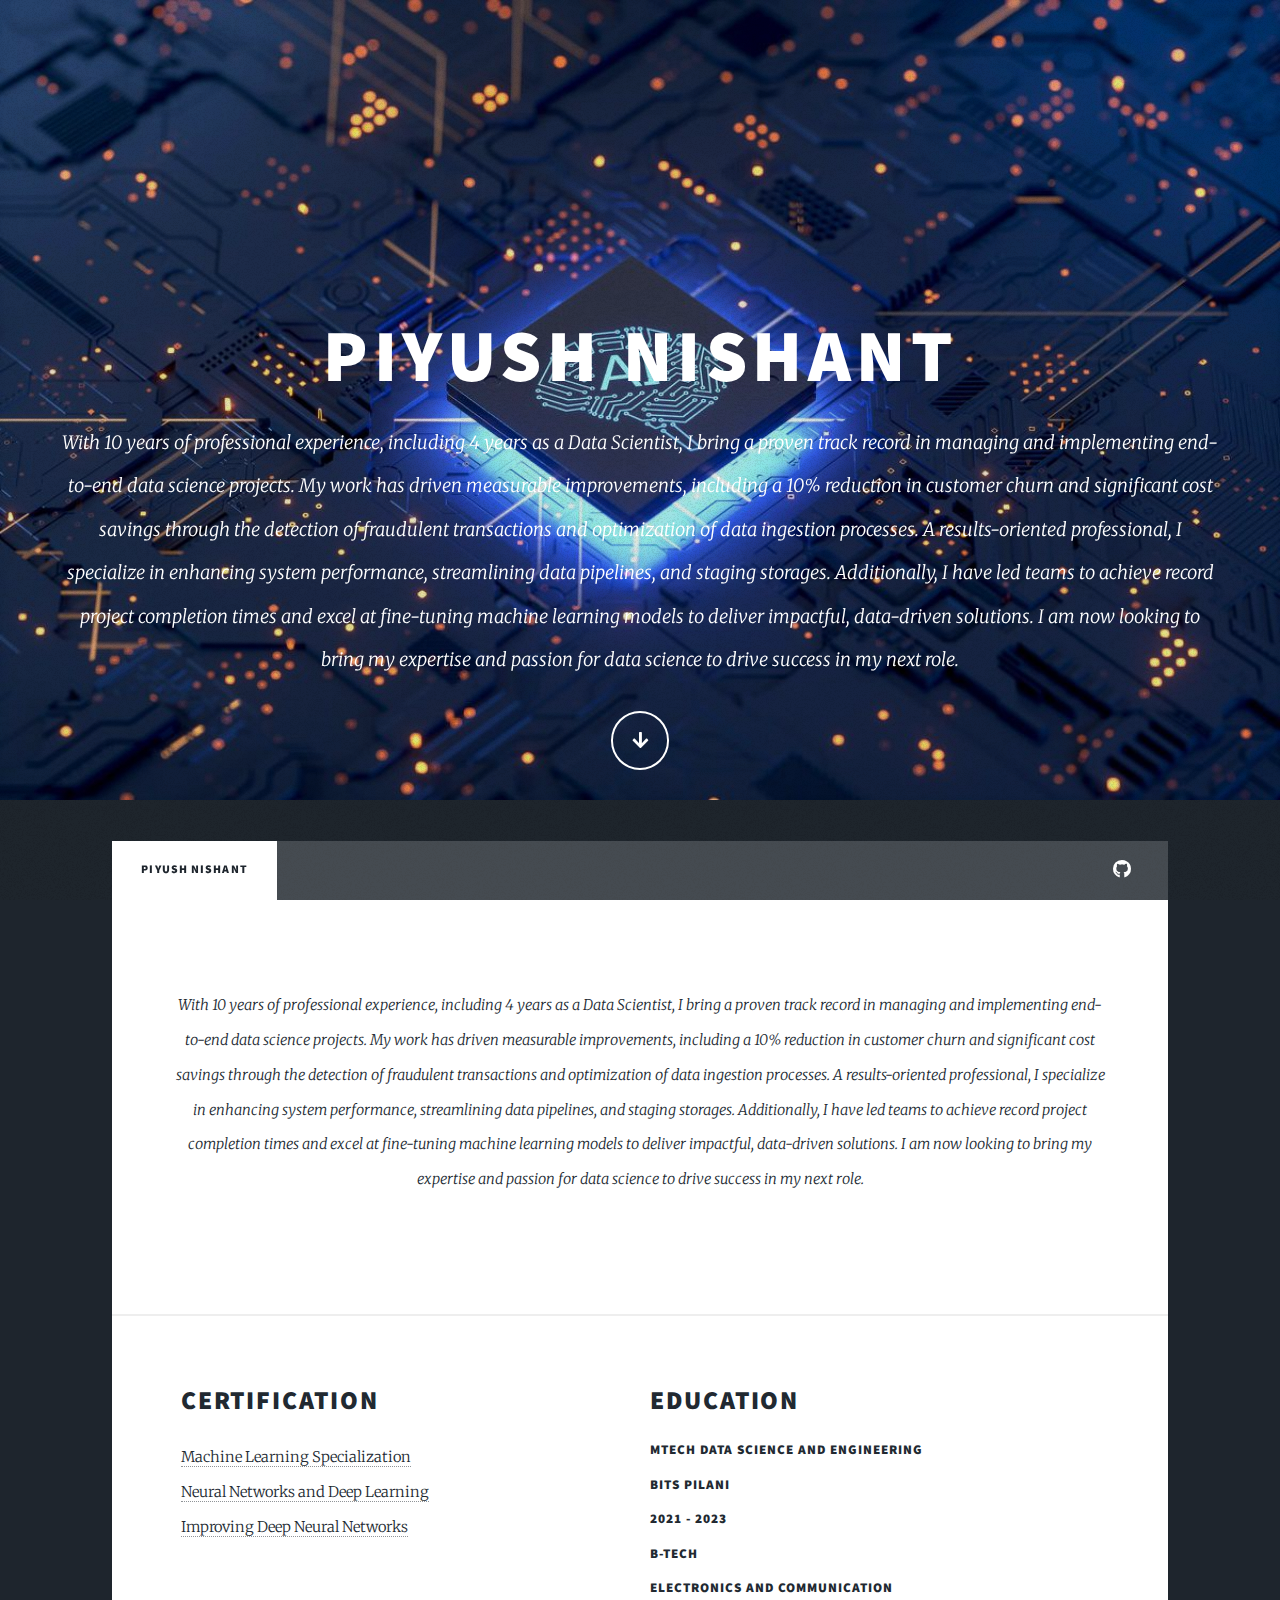
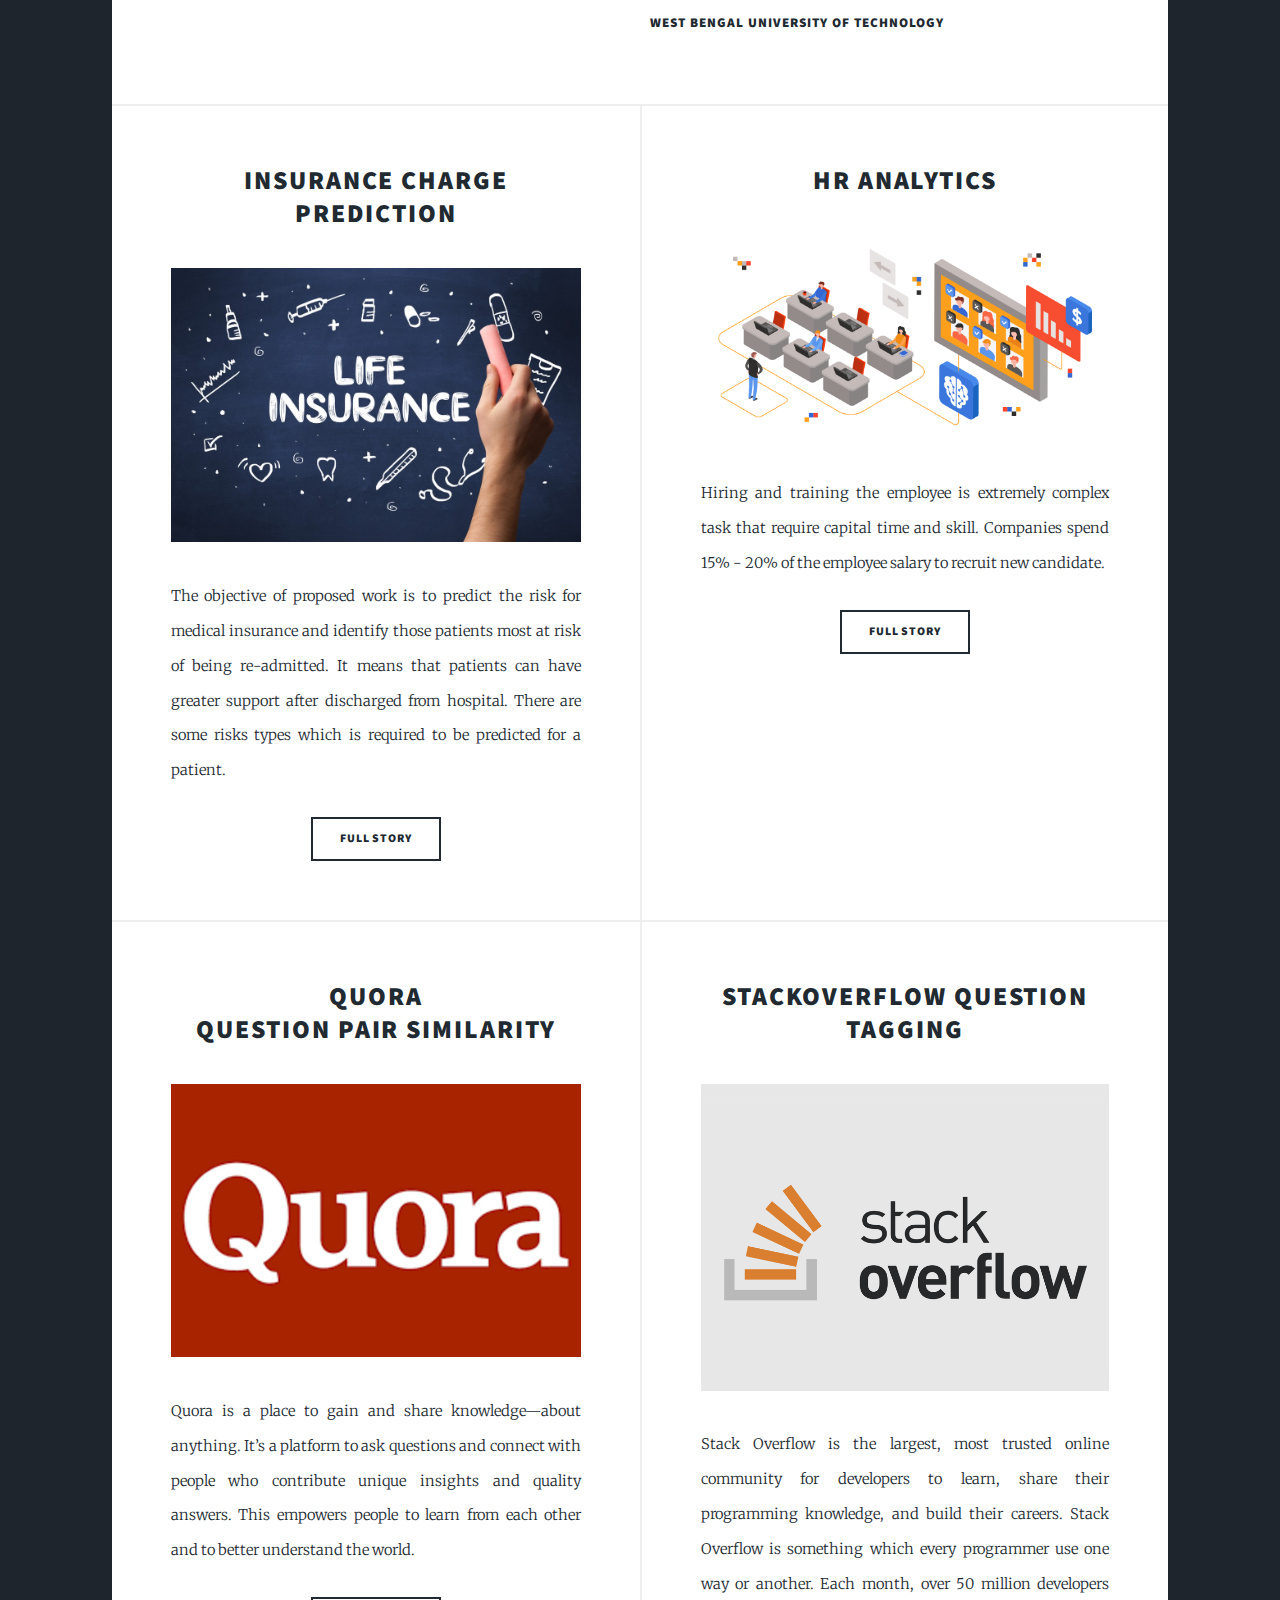
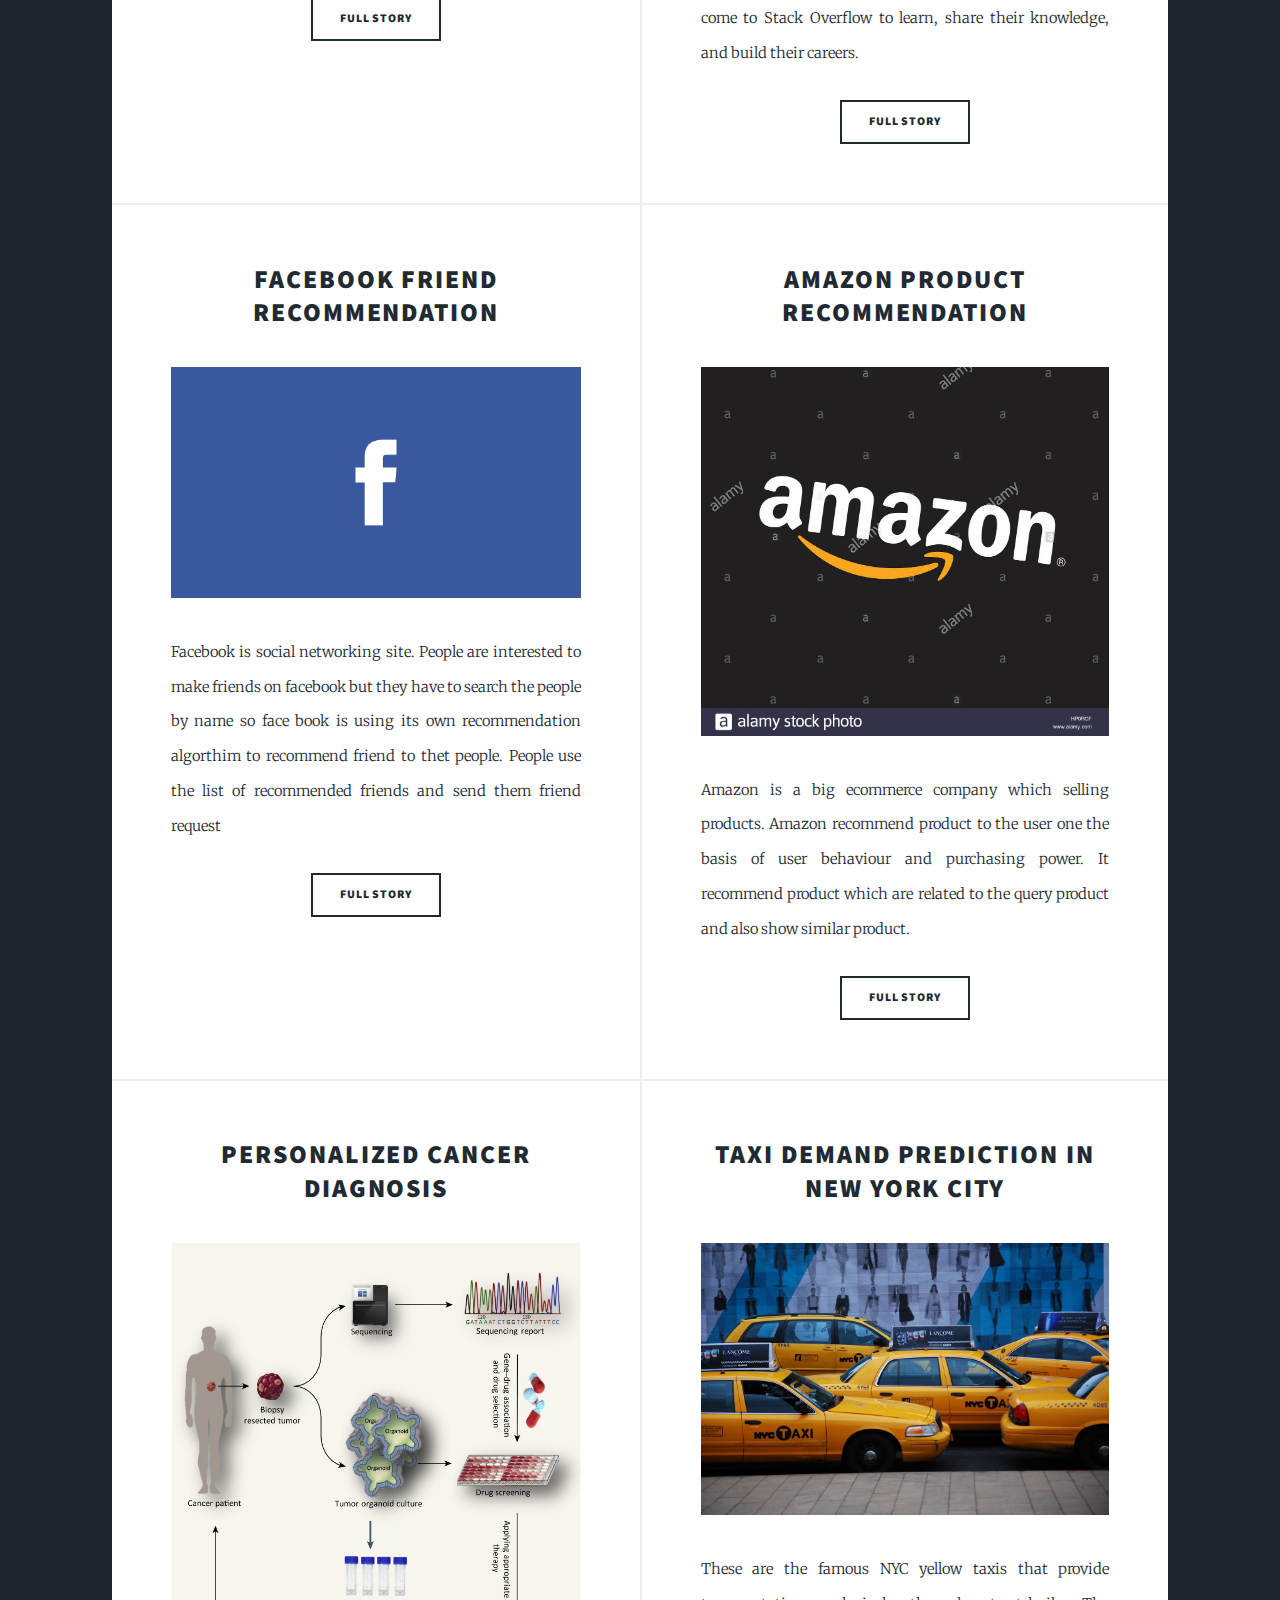
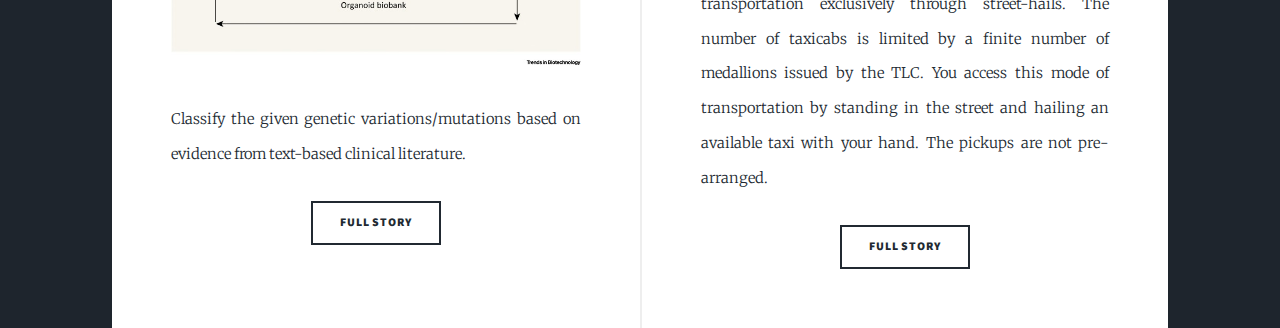
<file: index.html>
<!DOCTYPE HTML>
<!--
	Massively by HTML5 UP
	html5up.net | @ajlkn
	Free for personal and commercial use under the CCA 3.0 license (html5up.net/license)
-->
<html>
	<head>
		<title>Piyush Nishant</title>
		<meta charset="utf-8" />
		<meta name="viewport" content="width=device-width, initial-scale=1, user-scalable=no" />
		<link rel="stylesheet" href="assets/css/main.css" />
		<noscript><link rel="stylesheet" href="assets/css/noscript.css" /></noscript>
		<style>
* {
  box-sizing: border-box;
}

/* Create two equal columns that floats next to each other */
.column {
  float: left;
  width: 50%;
  padding: 10px;
  height: 300px; /* Should be removed. Only for demonstration */
}

/* Clear floats after the columns */
.row:after {
  content: "";
  display: table;
  clear: both;
}

</style>
	</head>
	<body class="is-preload">

		<!-- Wrapper -->
			<div id="wrapper" class="fade-in">

				<!-- Intro -->
					<div id="intro">
						<h1>
						Piyush Nishant</h1>
						<p>With 10 years of professional experience, including 4 years as a Data Scientist, I bring a proven track record in managing and implementing end-to-end data science projects. My work has driven measurable improvements, including a 10% reduction in customer churn and significant cost savings through the detection of fraudulent transactions and optimization of data ingestion processes. A results-oriented professional, I specialize in enhancing system performance, streamlining data pipelines, and staging storages. Additionally, I have led teams to achieve record project completion times and excel at fine-tuning machine learning models to deliver impactful, data-driven solutions. I am now looking to bring my expertise and passion for data science to drive success in my next role.
			
						<ul class="actions">
							<li><a href="#header" class="button icon solid solo fa-arrow-down scrolly">Continue</a></li>
						</ul>
					</div>

				<!-- Header -->
					<header id="header">
						<a href="index.html" class="logo">Piyush Nishant</a>
					</header>

				<!-- Nav -->
					<nav id="nav">
						<ul class="links">
							<li class="active"><a href="index.html">Piyush Nishant</a></li>
							<!--
							<li><a href="generic.html">Mobile Application</a></li>
							<li><a href="elements.html">Machine learning Projects</a></li>
							<li><a href="#">Deep Learning Projects</a></li>
							<li><a href="#">Reinforcement Learning Projects</a></li>
							-->
						</ul>
						<ul class="icons">
							<!--
							<li><a href="#" class="icon brands fa-twitter"><span class="label">Twitter</span></a></li>
							<li><a href="#" class="icon brands fa-facebook-f"><span class="label">Facebook</span></a></li>
							<li><a href="#" class="icon brands fa-instagram"><span class="label">Instagram</span></a></li>
							-->
							<li><a href="https://github.com/piyushnishantedu/" class="icon brands fa-github"><span class="label">GitHub</span></a></li>
						</ul>
					</nav>

				<!-- Main -->
					<div id="main">

						<!-- Featured Post -->
							<article class="post featured">
								<header class="major">
							
									<!-- <h2><a href="#">And this is a<br />
									massive headline</a></h2> -->
									<p>
										With 10 years of professional experience, including 4 years as a Data Scientist, I bring a proven track record in managing and implementing end-to-end data science projects. My work has driven measurable improvements, including a 10% reduction in customer churn and significant cost savings through the detection of fraudulent transactions and optimization of data ingestion processes. A results-oriented professional, I specialize in enhancing system performance, streamlining data pipelines, and staging storages. Additionally, I have led teams to achieve record project completion times and excel at fine-tuning machine learning models to deliver impactful, data-driven solutions. I am now looking to bring my expertise and passion for data science to drive success in my next role.
									</p>
								</header>
								<!--<a href="#" class="image main"><img src="images/pic01.jpg" alt="" /></a>
								<ul class="actions special">
									<li><a href="#" class="button large">Full Story</a></li>
								</ul>-->
							</article>
							<div class="row">
  								<div class="column" style="background-color:#fff;">
									    <header>
								<h2>Certification</h2>
								<a href="https://www.coursera.org/account/accomplishments/specialization/YW3SGQ4XJGKY">Machine Learning Specialization</a></br>
								<a href="https://www.coursera.org/account/accomplishments/verify/MAPNFFRWJ5VL">Neural Networks and Deep Learning</a></br>
								<a href="https://www.coursera.org/account/accomplishments/verify/U2KHMVR96YY6">Improving Deep Neural Networks</a>
							</header>
  								</div>
								  <div class="column" style="background-color:#fff;">
								    <header>
								    <h2>Education</h2>

<h5>MTECH DATA SCIENCE AND ENGINEERING</h5>
<h5>BITS PILANI</h5> <h5>2021 - 2023</h5>
<h5> B-Tech</h5><h5> Electronics and Communication</h5>
<h5>West Bengal University of Technology</h5>
								</header>
								  </div>
							</div>
							

						<!-- Posts -->
							<section class="posts">

								<article>
									<header>
										
										<h2><a href="#">
										Insurance charge Prediction</a></h2>
									</header>
									<a href="#" class="image fit"><img src="images/insurance.jpg" alt="" /></a>
									<p>The objective of proposed work is to predict the risk for medical insurance and identify those patients most at risk of being re-admitted. It means that patients can have greater support after discharged from hospital. There are some risks types which is required to be predicted for a patient.</p>
									<ul class="actions special">
										<li><a href="./storyhtml/insurance.html" class="button">Full Story</a></li>
									</ul>
								</article>




<!-- Posts -->
							

								<article>
									<header>
										
										<h2><a href="#">
										Hr Analytics</a></h2>
									</header>
									<a href="#" class="image fit"><img src="images/hr_analytics.png" alt="" /></a>
									<p>Hiring and training the employee is extremely complex task that require capital time and skill. Companies spend 15% - 20% of the employee salary to recruit new candidate.</p>
									<ul class="actions special">
										<li><a href="./storyhtml/hr_analytics.html" class="button">Full Story</a></li>
									</ul>
								</article>




								<article>
									<header>
										
										<h2><a href="#">Quora<br />
										Question pair similarity</a></h2>
									</header>
									<a href="#" class="image fit"><img src="images/quora.png" alt="" /></a>
									<p>Quora is a place to gain and share knowledge—about anything.
										 It’s a platform to ask questions and connect with people who contribute unique insights and quality answers.
										  This empowers people to learn from each other and to better understand the world.</p>
									<ul class="actions special">
										<li><a href="./storyhtml/quora.html" class="button">Full Story</a></li>
									</ul>
								</article>
								<article>
									<header>
										
										<h2><a href="#">
										Stackoverflow question tagging</a></h2>
									</header>
									<a href="#" class="image fit"><img src="images/stackoverflow.png" alt="" /></a>
									<p>Stack Overflow is the largest, most trusted online community for developers to learn, share their programming knowledge, and build their careers.
Stack Overflow is something which every programmer use one way or another. Each month, over 50 million developers come to Stack Overflow to learn, share their knowledge, and build their careers.</p>
									<ul class="actions special">
										<li><a href="./storyhtml/stackoverflow.html" class="button">Full Story</a></li>
									</ul>
								</article>
								<article>
									<header>
										
										<h2><a href="#">
										Facebook friend Recommendation</a></h2>
									</header>
									<a href="#" class="image fit"><img src="images/fb.jpeg" alt="" /></a>
									<p>Facebook is social networking site. People are interested to make friends on facebook but they have to search the people by name so face book is using its own recommendation algorthim to recommend friend to thet people. People use the list of recommended friends and send them friend request</p>
									<ul class="actions special">
										<li><a href="./storyhtml/facebookfriend.html" class="button">Full Story</a></li>
									</ul>
								</article>
								<article>
									<header>
										
										<h2><a href="#">Amazon Product recommendation
										</a></h2>
									</header>
									<a href="#" class="image fit"><img src="images/amazon.jpg" alt="" /></a>
									<p>Amazon is a big ecommerce company which selling products. Amazon recommend product to the user one the basis of user behaviour and purchasing power. It recommend product which are related to the query product and also show similar product.</p>
									<ul class="actions special">
										<li><a href="./storyhtml/amazon.html" class="button">Full Story</a></li>
									</ul>
								</article>
								<article>
									<header>
										
										<h2><a href="#">
										Personalized cancer diagnosis</a></h2>
									</header>
									<a href="#" class="image fit"><img src="images/cancer.jpg" alt="" /></a>
									<p>Classify the given genetic variations/mutations based on evidence from text-based clinical literature.</p>
									<ul class="actions special">
										<li><a href="./storyhtml/cancer.html" class="button">Full Story</a></li>
									</ul>
								</article>
								<article>
									<header>
										
										<h2><a href="#">
										Taxi demand prediction in New York City</a></h2>
									</header>
									<a href="#" class="image fit"><img src="images/taxi.jpeg" alt="" /></a>
									<p>These are the famous NYC yellow taxis that provide transportation exclusively through street-hails. The number of taxicabs is limited by a finite number of medallions issued by the TLC. You access this mode of transportation by standing in the street and hailing an available taxi with your hand. The pickups are not pre- arranged.</p>
									<ul class="actions special">
										<li><a href="./storyhtml/taxidemand.html" class="button">Full Story</a></li>
									</ul>
								</article>
							</section>

						<!-- Footer -->
							<!--<footer>
								<div class="pagination">
									<a href="#" class="previous">Prev</a>
									<a href="#" class="page active">1</a>
									<a href="#" class="page">2</a>
									<a href="#" class="page">3</a>
									<span class="extra">&hellip;</span>
									<a href="#" class="page">8</a>
									<a href="#" class="page">9</a>
									<a href="#" class="page">10</a>
									<a href="#" class="next">Next</a>
								</div>
							</footer>-->

					</div>

				<!-- Footer 
					<footer id="footer">
						<section>
							<form method="post" action="#">
								<div class="fields">
									<div class="field">
										<label for="name">Name</label>
										<input type="text" name="name" id="name" />
									</div>
									<div class="field">
										<label for="email">Email</label>
										<input type="text" name="email" id="email" />
									</div>
									<div class="field">
										<label for="message">Message</label>
										<textarea name="message" id="message" rows="3"></textarea>
									</div>
								</div>
								<ul class="actions">
									<li><input type="submit" value="Send Message" /></li>
								</ul>
							</form>
						</section>
						<section class="split contact">
							<section class="alt">
								<h3>Address</h3>
								<p>1234 Somewhere Road #87257<br />
								Nashville, TN 00000-0000</p>
							</section>
							<section>
								<h3>Phone</h3>
								<p><a href="#">(000) 000-0000</a></p>
							</section>
							<section>
								<h3>Email</h3>
								<p><a href="#">info@untitled.tld</a></p>
							</section>
							<section>
								<h3>Social</h3>
								<ul class="icons alt">
									<li><a href="#" class="icon brands alt fa-twitter"><span class="label">Twitter</span></a></li>
									<li><a href="#" class="icon brands alt fa-facebook-f"><span class="label">Facebook</span></a></li>
									<li><a href="#" class="icon brands alt fa-instagram"><span class="label">Instagram</span></a></li>
									<li><a href="#" class="icon brands alt fa-github"><span class="label">GitHub</span></a></li>
								</ul>
							</section>
						</section>
					</footer>-->

				<!-- Copyright 
					<div id="copyright">
						<ul><li>&copy; Untitled</li><li>Design: <a href="https://html5up.net">HTML5 UP</a></li></ul>
					</div>-->

			</div>

		<!-- Scripts -->
			<script src="assets/js/jquery.min.js"></script>
			<script src="assets/js/jquery.scrollex.min.js"></script>
			<script src="assets/js/jquery.scrolly.min.js"></script>
			<script src="assets/js/browser.min.js"></script>
			<script src="assets/js/breakpoints.min.js"></script>
			<script src="assets/js/util.js"></script>
			<script src="assets/js/main.js"></script>

	</body>
</html>
</file>
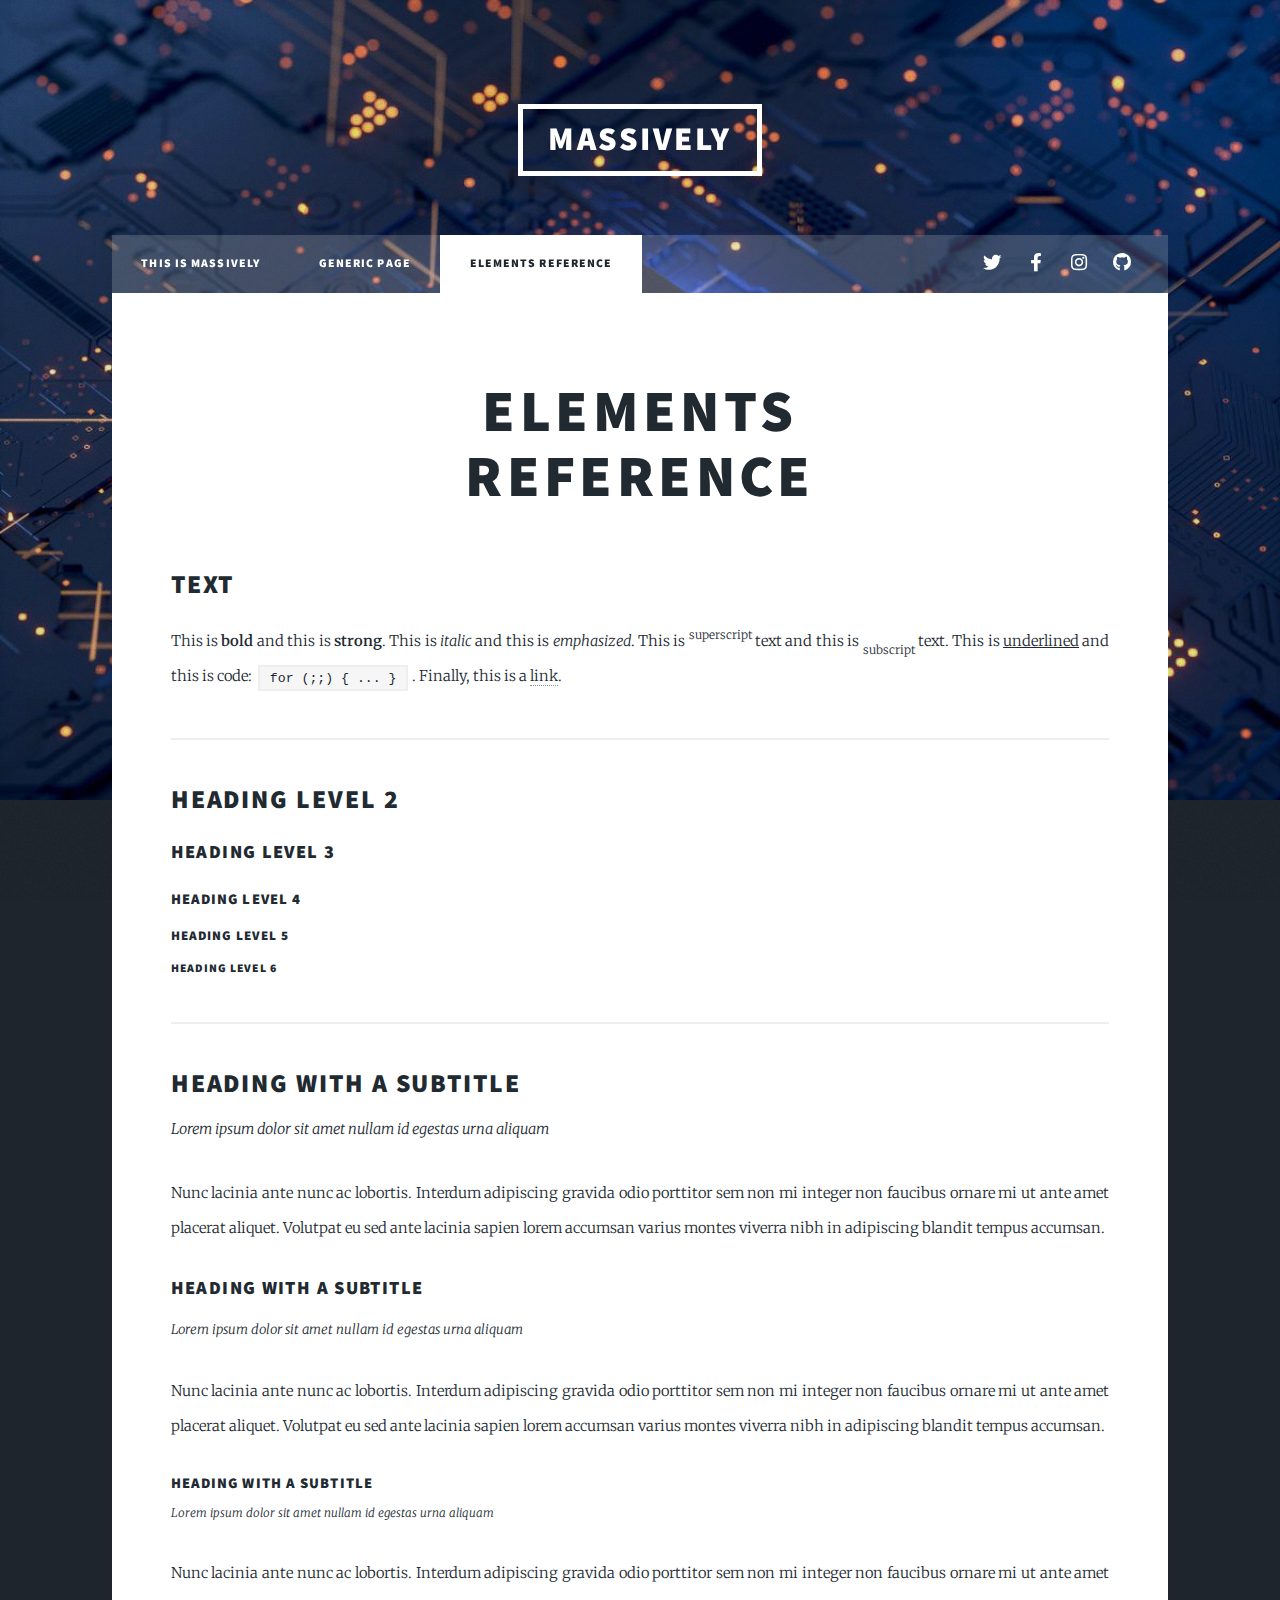
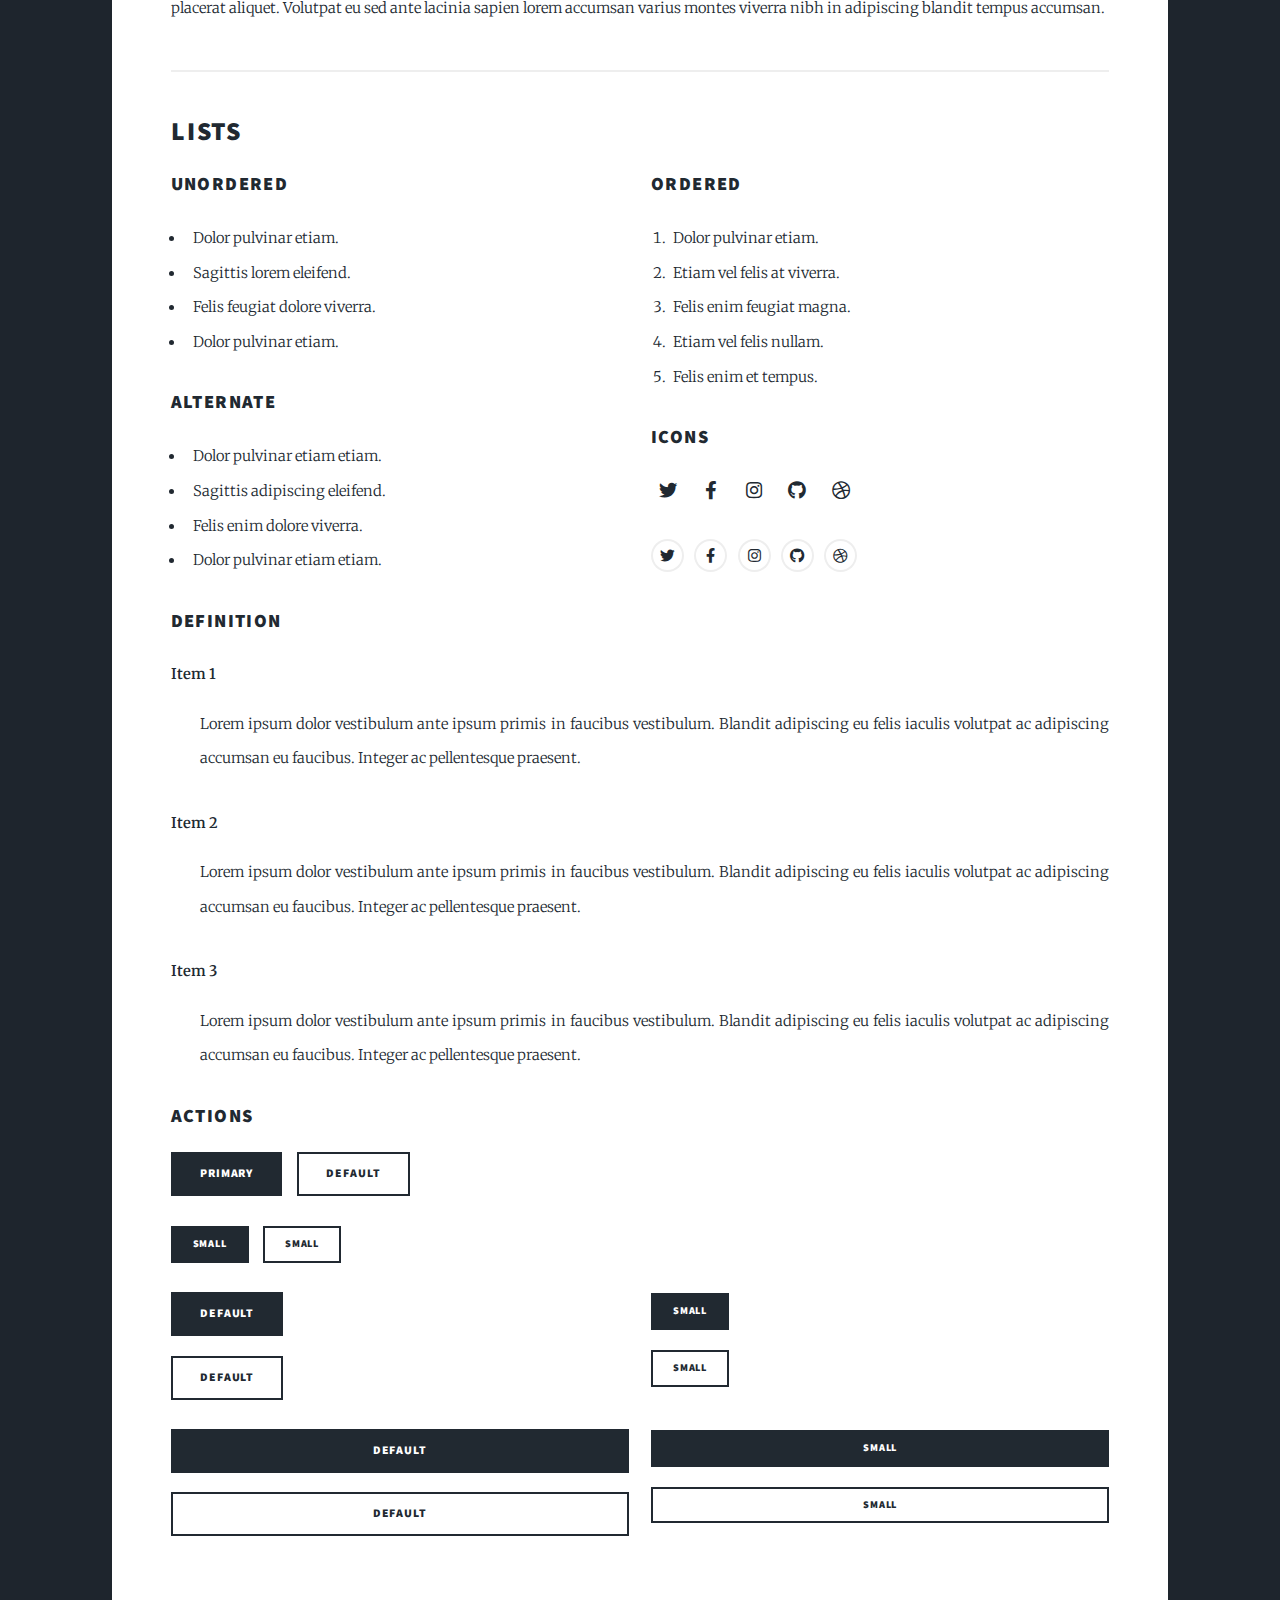
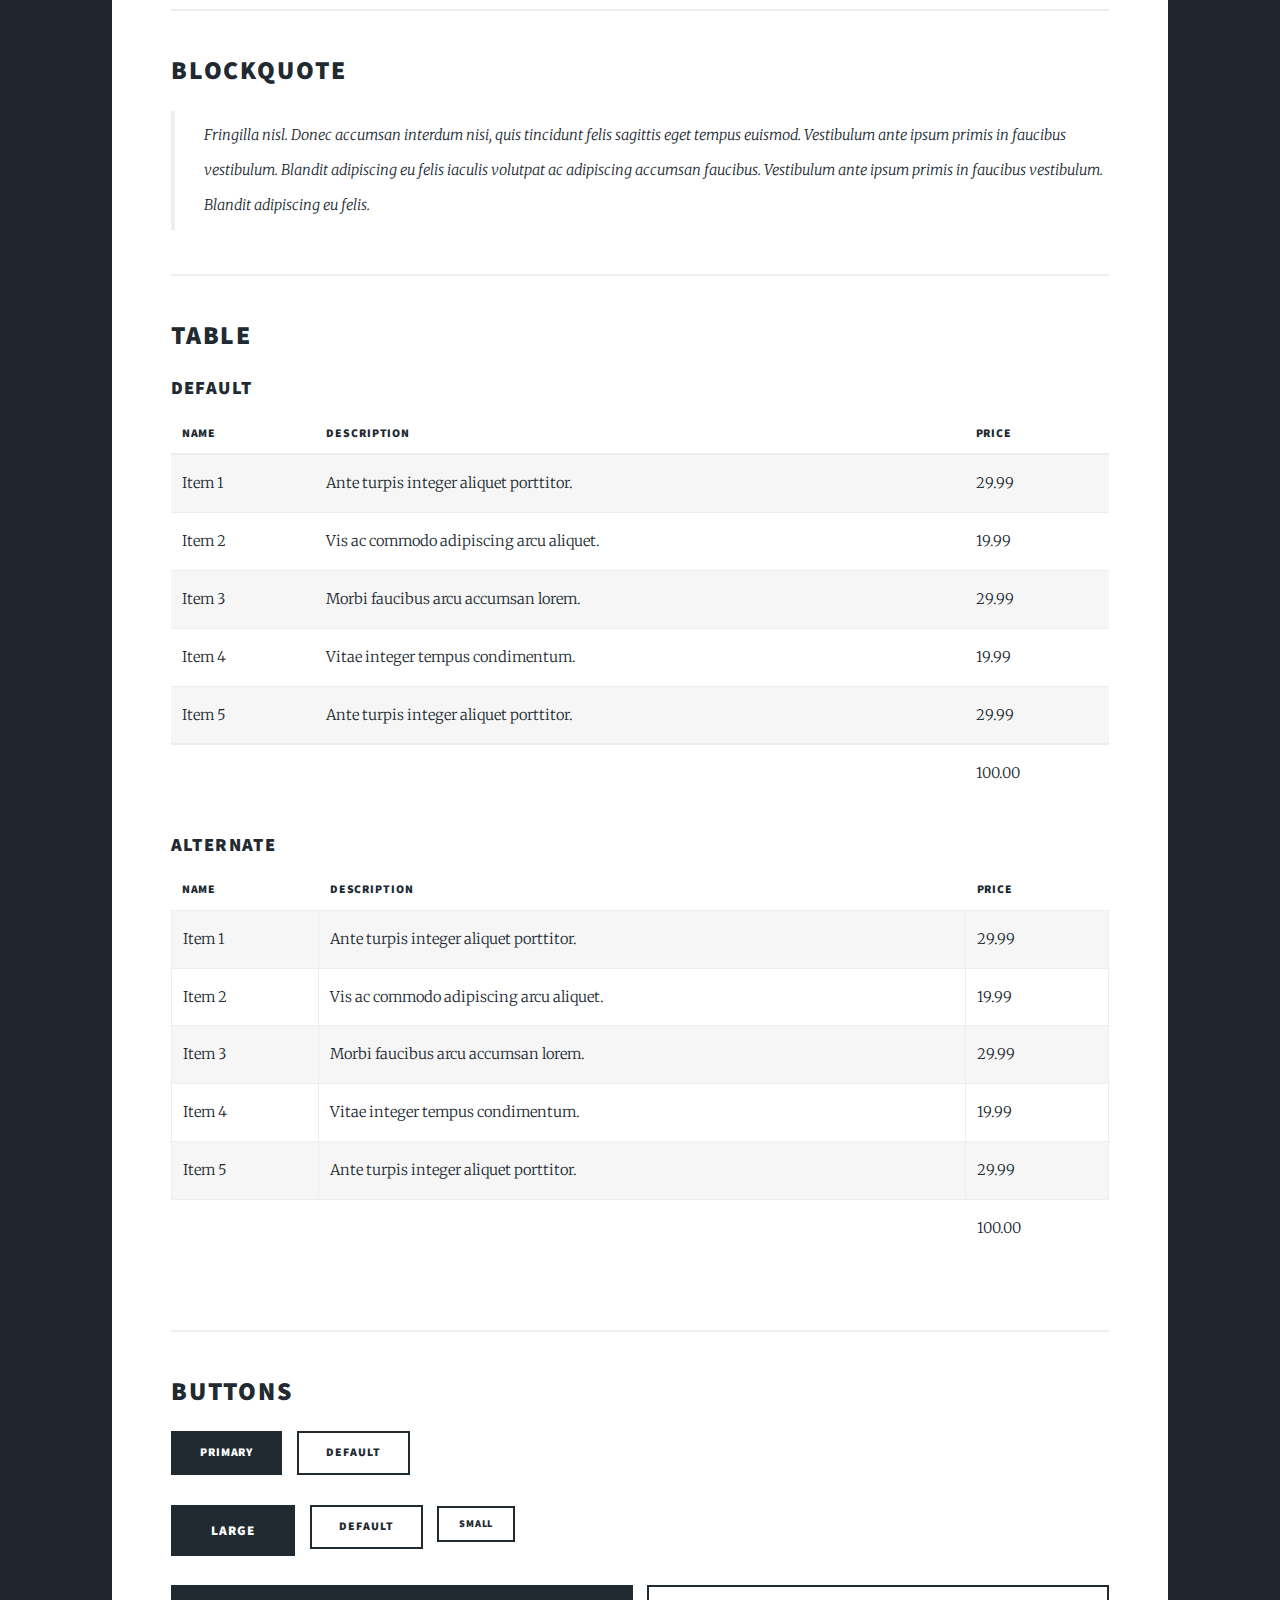
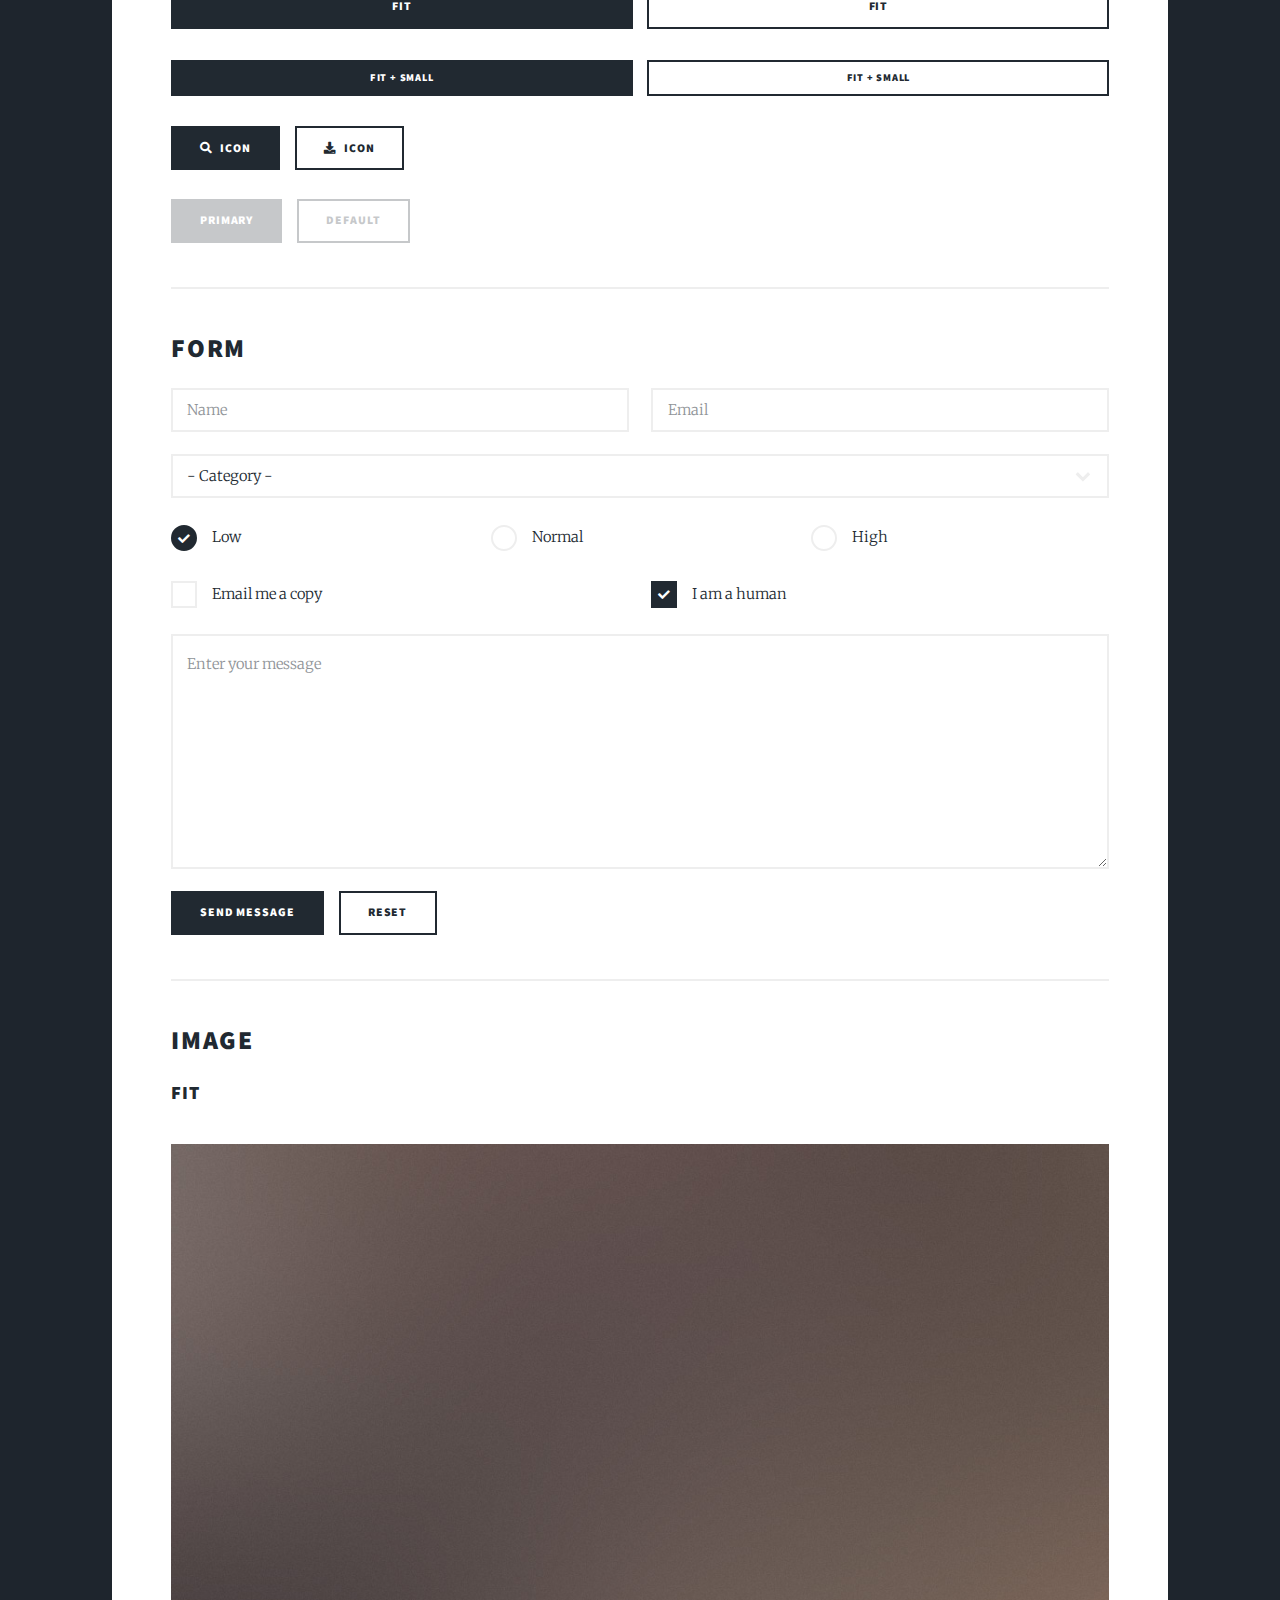
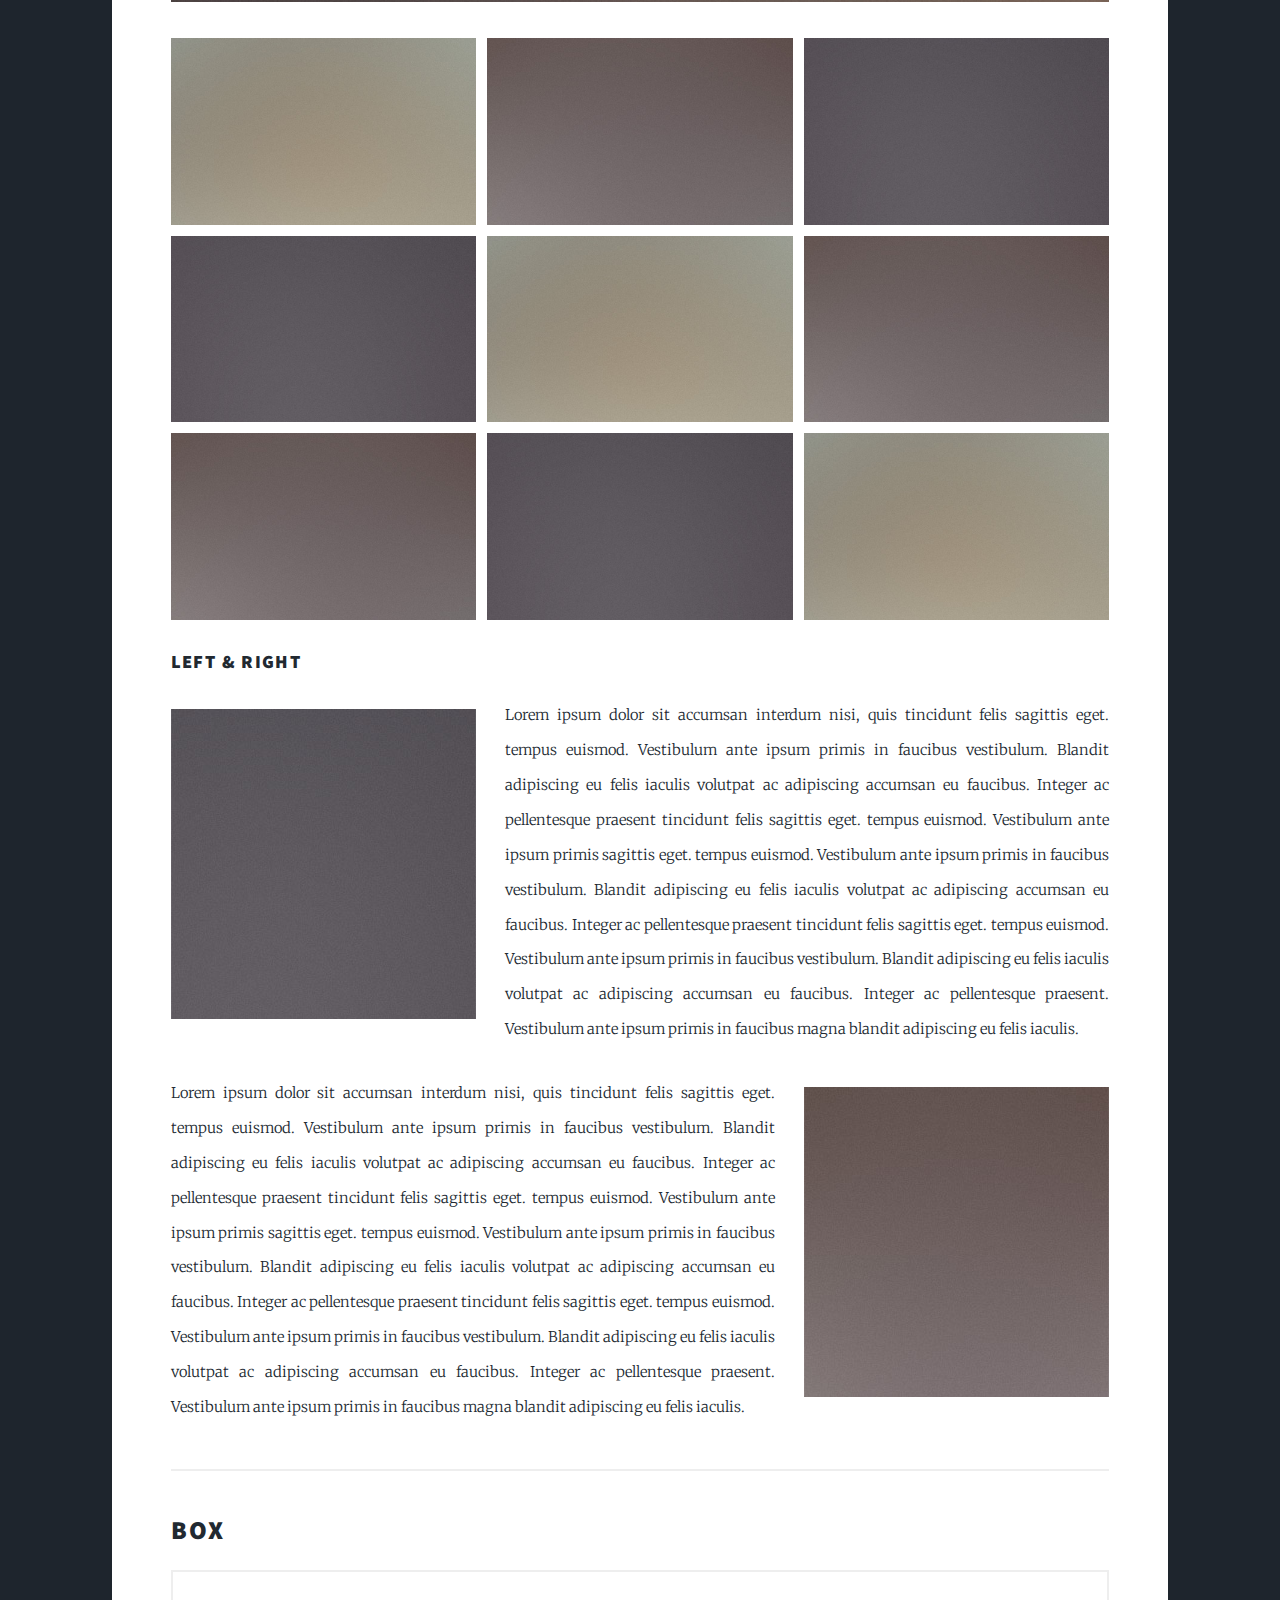
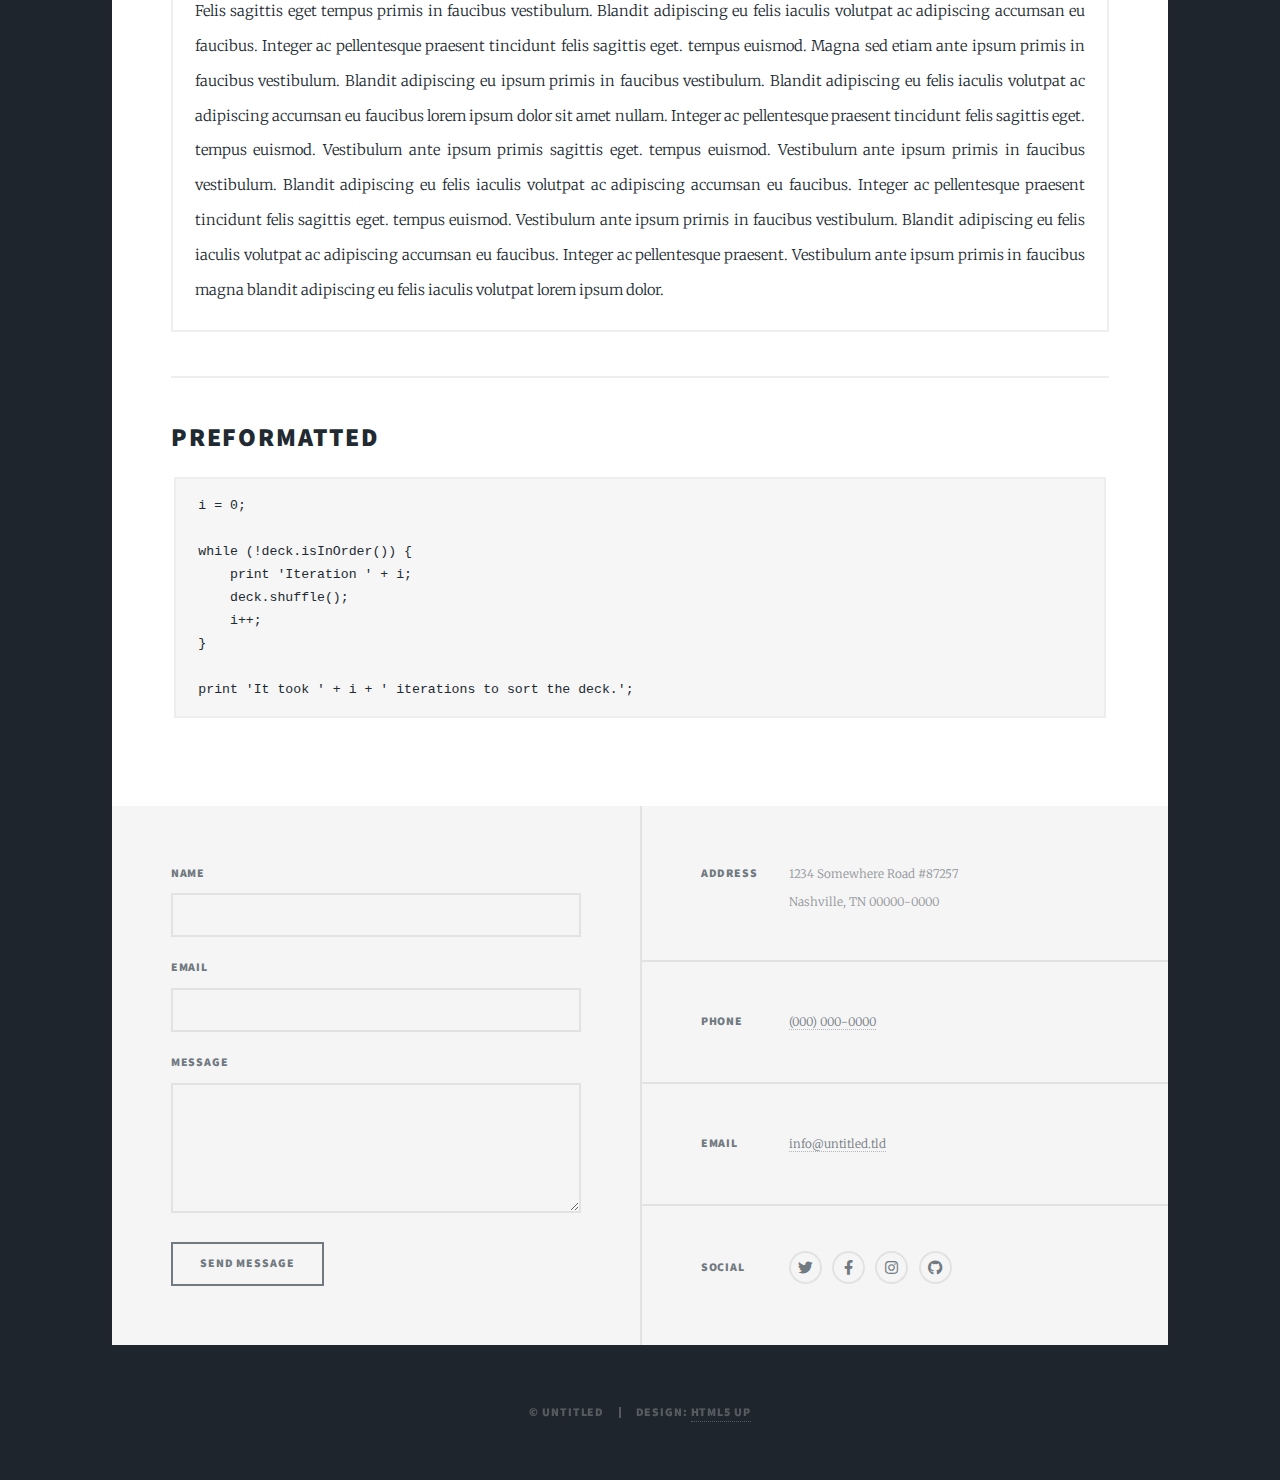
<file: elements.html>
<!DOCTYPE HTML>
<!--
	Massively by HTML5 UP
	html5up.net | @ajlkn
	Free for personal and commercial use under the CCA 3.0 license (html5up.net/license)
-->
<html>
	<head>
		<title>Elements Reference - Massively by HTML5 UP</title>
		<meta charset="utf-8" />
		<meta name="viewport" content="width=device-width, initial-scale=1, user-scalable=no" />
		<link rel="stylesheet" href="assets/css/main.css" />
		<noscript><link rel="stylesheet" href="assets/css/noscript.css" /></noscript>
	</head>
	<body class="is-preload">

		<!-- Wrapper -->
			<div id="wrapper">

				<!-- Header -->
					<header id="header">
						<a href="index.html" class="logo">Massively</a>
					</header>

				<!-- Nav -->
					<nav id="nav">
						<ul class="links">
							<li><a href="index.html">This is Massively</a></li>
							<li><a href="generic.html">Generic Page</a></li>
							<li class="active"><a href="elements.html">Elements Reference</a></li>
						</ul>
						<ul class="icons">
							<li><a href="#" class="icon brands fa-twitter"><span class="label">Twitter</span></a></li>
							<li><a href="#" class="icon brands fa-facebook-f"><span class="label">Facebook</span></a></li>
							<li><a href="#" class="icon brands fa-instagram"><span class="label">Instagram</span></a></li>
							<li><a href="#" class="icon brands fa-github"><span class="label">GitHub</span></a></li>
						</ul>
					</nav>

				<!-- Main -->
					<div id="main">

						<!-- Post -->
							<section class="post">
								<header class="major">
									<h1>Elements<br />
									Reference</h1>
								</header>

								<!-- Text stuff -->
									<h2>Text</h2>
									<p>This is <b>bold</b> and this is <strong>strong</strong>. This is <i>italic</i> and this is <em>emphasized</em>.
									This is <sup>superscript</sup> text and this is <sub>subscript</sub> text.
									This is <u>underlined</u> and this is code: <code>for (;;) { ... }</code>.
									Finally, this is a <a href="#">link</a>.</p>
									<hr />
									<h2>Heading Level 2</h2>
									<h3>Heading Level 3</h3>
									<h4>Heading Level 4</h4>
									<h5>Heading Level 5</h5>
									<h6>Heading Level 6</h6>
									<hr />
									<header>
										<h2>Heading with a Subtitle</h2>
										<p>Lorem ipsum dolor sit amet nullam id egestas urna aliquam</p>
									</header>
									<p>Nunc lacinia ante nunc ac lobortis. Interdum adipiscing gravida odio porttitor sem non mi integer non faucibus ornare mi ut ante amet placerat aliquet. Volutpat eu sed ante lacinia sapien lorem accumsan varius montes viverra nibh in adipiscing blandit tempus accumsan.</p>
									<header>
										<h3>Heading with a Subtitle</h3>
										<p>Lorem ipsum dolor sit amet nullam id egestas urna aliquam</p>
									</header>
									<p>Nunc lacinia ante nunc ac lobortis. Interdum adipiscing gravida odio porttitor sem non mi integer non faucibus ornare mi ut ante amet placerat aliquet. Volutpat eu sed ante lacinia sapien lorem accumsan varius montes viverra nibh in adipiscing blandit tempus accumsan.</p>
									<header>
										<h4>Heading with a Subtitle</h4>
										<p>Lorem ipsum dolor sit amet nullam id egestas urna aliquam</p>
									</header>
									<p>Nunc lacinia ante nunc ac lobortis. Interdum adipiscing gravida odio porttitor sem non mi integer non faucibus ornare mi ut ante amet placerat aliquet. Volutpat eu sed ante lacinia sapien lorem accumsan varius montes viverra nibh in adipiscing blandit tempus accumsan.</p>

									<hr />

								<!-- Lists -->
									<h2>Lists</h2>
									<div class="row">
										<div class="col-6 col-12-small">

											<h3>Unordered</h3>
											<ul>
												<li>Dolor pulvinar etiam.</li>
												<li>Sagittis lorem eleifend.</li>
												<li>Felis feugiat dolore viverra.</li>
												<li>Dolor pulvinar etiam.</li>
											</ul>

											<h3>Alternate</h3>
											<ul class="alt">
												<li>Dolor pulvinar etiam etiam.</li>
												<li>Sagittis adipiscing eleifend.</li>
												<li>Felis enim dolore viverra.</li>
												<li>Dolor pulvinar etiam etiam.</li>
											</ul>

										</div>
										<div class="col-6 col-12-small">

											<h3>Ordered</h3>
											<ol>
												<li>Dolor pulvinar etiam.</li>
												<li>Etiam vel felis at viverra.</li>
												<li>Felis enim feugiat magna.</li>
												<li>Etiam vel felis nullam.</li>
												<li>Felis enim et tempus.</li>
											</ol>

											<h3>Icons</h3>
											<ul class="icons">
												<li><a href="#" class="icon brands fa-twitter"><span class="label">Twitter</span></a></li>
												<li><a href="#" class="icon brands fa-facebook-f"><span class="label">Facebook</span></a></li>
												<li><a href="#" class="icon brands fa-instagram"><span class="label">Instagram</span></a></li>
												<li><a href="#" class="icon brands fa-github"><span class="label">Github</span></a></li>
												<li><a href="#" class="icon brands fa-dribbble"><span class="label">Dribbble</span></a></li>
											</ul>
											<ul class="icons alt">
												<li><a href="#" class="icon brands alt fa-twitter"><span class="label">Twitter</span></a></li>
												<li><a href="#" class="icon brands alt fa-facebook-f"><span class="label">Facebook</span></a></li>
												<li><a href="#" class="icon brands alt fa-instagram"><span class="label">Instagram</span></a></li>
												<li><a href="#" class="icon brands alt fa-github"><span class="label">Github</span></a></li>
												<li><a href="#" class="icon brands alt fa-dribbble"><span class="label">Dribbble</span></a></li>
											</ul>

										</div>
									</div>
									<h3>Definition</h3>
									<dl>
										<dt>Item 1</dt>
										<dd>
											<p>Lorem ipsum dolor vestibulum ante ipsum primis in faucibus vestibulum. Blandit adipiscing eu felis iaculis volutpat ac adipiscing accumsan eu faucibus. Integer ac pellentesque praesent.</p>
										</dd>
										<dt>Item 2</dt>
										<dd>
											<p>Lorem ipsum dolor vestibulum ante ipsum primis in faucibus vestibulum. Blandit adipiscing eu felis iaculis volutpat ac adipiscing accumsan eu faucibus. Integer ac pellentesque praesent.</p>
										</dd>
										<dt>Item 3</dt>
										<dd>
											<p>Lorem ipsum dolor vestibulum ante ipsum primis in faucibus vestibulum. Blandit adipiscing eu felis iaculis volutpat ac adipiscing accumsan eu faucibus. Integer ac pellentesque praesent.</p>
										</dd>
									</dl>

									<h3>Actions</h3>
									<ul class="actions">
										<li><a href="#" class="button primary">Primary</a></li>
										<li><a href="#" class="button">Default</a></li>
									</ul>
									<ul class="actions small">
										<li><a href="#" class="button primary small">Small</a></li>
										<li><a href="#" class="button small">Small</a></li>
									</ul>
									<div class="row">
										<div class="col-6 col-12-small">
											<ul class="actions stacked">
												<li><a href="#" class="button primary">Default</a></li>
												<li><a href="#" class="button">Default</a></li>
											</ul>
										</div>
										<div class="col-6 col-12-small">
											<ul class="actions stacked">
												<li><a href="#" class="button primary small">Small</a></li>
												<li><a href="#" class="button small">Small</a></li>
											</ul>
										</div>
									</div>
									<div class="row">
										<div class="col-6 col-12-small">
											<ul class="actions stacked">
												<li><a href="#" class="button primary fit">Default</a></li>
												<li><a href="#" class="button fit">Default</a></li>
											</ul>
										</div>
										<div class="col-6 col-12-small">
											<ul class="actions stacked">
												<li><a href="#" class="button primary small fit">Small</a></li>
												<li><a href="#" class="button small fit">Small</a></li>
											</ul>
										</div>
									</div>

									<hr />

								<!-- Blockquote -->
									<h2>Blockquote</h2>
									<blockquote>Fringilla nisl. Donec accumsan interdum nisi, quis tincidunt felis sagittis eget tempus euismod. Vestibulum ante ipsum primis in faucibus vestibulum. Blandit adipiscing eu felis iaculis volutpat ac adipiscing accumsan faucibus. Vestibulum ante ipsum primis in faucibus vestibulum. Blandit adipiscing eu felis.</blockquote>

									<hr />

								<!-- Table -->
									<h2>Table</h2>

									<h3>Default</h3>
									<div class="table-wrapper">
										<table>
											<thead>
												<tr>
													<th>Name</th>
													<th>Description</th>
													<th>Price</th>
												</tr>
											</thead>
											<tbody>
												<tr>
													<td>Item 1</td>
													<td>Ante turpis integer aliquet porttitor.</td>
													<td>29.99</td>
												</tr>
												<tr>
													<td>Item 2</td>
													<td>Vis ac commodo adipiscing arcu aliquet.</td>
													<td>19.99</td>
												</tr>
												<tr>
													<td>Item 3</td>
													<td> Morbi faucibus arcu accumsan lorem.</td>
													<td>29.99</td>
												</tr>
												<tr>
													<td>Item 4</td>
													<td>Vitae integer tempus condimentum.</td>
													<td>19.99</td>
												</tr>
												<tr>
													<td>Item 5</td>
													<td>Ante turpis integer aliquet porttitor.</td>
													<td>29.99</td>
												</tr>
											</tbody>
											<tfoot>
												<tr>
													<td colspan="2"></td>
													<td>100.00</td>
												</tr>
											</tfoot>
										</table>
									</div>

									<h3>Alternate</h3>
									<div class="table-wrapper">
										<table class="alt">
											<thead>
												<tr>
													<th>Name</th>
													<th>Description</th>
													<th>Price</th>
												</tr>
											</thead>
											<tbody>
												<tr>
													<td>Item 1</td>
													<td>Ante turpis integer aliquet porttitor.</td>
													<td>29.99</td>
												</tr>
												<tr>
													<td>Item 2</td>
													<td>Vis ac commodo adipiscing arcu aliquet.</td>
													<td>19.99</td>
												</tr>
												<tr>
													<td>Item 3</td>
													<td> Morbi faucibus arcu accumsan lorem.</td>
													<td>29.99</td>
												</tr>
												<tr>
													<td>Item 4</td>
													<td>Vitae integer tempus condimentum.</td>
													<td>19.99</td>
												</tr>
												<tr>
													<td>Item 5</td>
													<td>Ante turpis integer aliquet porttitor.</td>
													<td>29.99</td>
												</tr>
											</tbody>
											<tfoot>
												<tr>
													<td colspan="2"></td>
													<td>100.00</td>
												</tr>
											</tfoot>
										</table>
									</div>

									<hr />

								<!-- Buttons -->
									<h2>Buttons</h2>
									<ul class="actions">
										<li><a href="#" class="button primary">Primary</a></li>
										<li><a href="#" class="button">Default</a></li>
									</ul>
									<ul class="actions">
										<li><a href="#" class="button primary large">Large</a></li>
										<li><a href="#" class="button">Default</a></li>
										<li><a href="#" class="button small">Small</a></li>
									</ul>
									<ul class="actions fit">
										<li><a href="#" class="button primary fit">Fit</a></li>
										<li><a href="#" class="button fit">Fit</a></li>
									</ul>
									<ul class="actions fit small">
										<li><a href="#" class="button primary fit small">Fit + Small</a></li>
										<li><a href="#" class="button fit small">Fit + Small</a></li>
									</ul>
									<ul class="actions">
										<li><a href="#" class="button primary icon solid fa-search">Icon</a></li>
										<li><a href="#" class="button icon solid fa-download">Icon</a></li>
									</ul>
									<ul class="actions">
										<li><span class="button primary disabled">Primary</span></li>
										<li><span class="button disabled">Default</span></li>
									</ul>

									<hr />

								<!-- Form -->
									<h2>Form</h2>

									<form method="post" action="#">
										<div class="row gtr-uniform">
											<div class="col-6 col-12-xsmall">
												<input type="text" name="demo-name" id="demo-name" value="" placeholder="Name" />
											</div>
											<div class="col-6 col-12-xsmall">
												<input type="email" name="demo-email" id="demo-email" value="" placeholder="Email" />
											</div>
											<!-- Break -->
											<div class="col-12">
												<select name="demo-category" id="demo-category">
													<option value="">- Category -</option>
													<option value="1">Manufacturing</option>
													<option value="1">Shipping</option>
													<option value="1">Administration</option>
													<option value="1">Human Resources</option>
												</select>
											</div>
											<!-- Break -->
											<div class="col-4 col-12-small">
												<input type="radio" id="demo-priority-low" name="demo-priority" checked>
												<label for="demo-priority-low">Low</label>
											</div>
											<div class="col-4 col-12-small">
												<input type="radio" id="demo-priority-normal" name="demo-priority">
												<label for="demo-priority-normal">Normal</label>
											</div>
											<div class="col-4 col-12-small">
												<input type="radio" id="demo-priority-high" name="demo-priority">
												<label for="demo-priority-high">High</label>
											</div>
											<!-- Break -->
											<div class="col-6 col-12-small">
												<input type="checkbox" id="demo-copy" name="demo-copy">
												<label for="demo-copy">Email me a copy</label>
											</div>
											<div class="col-6 col-12-small">
												<input type="checkbox" id="demo-human" name="demo-human" checked>
												<label for="demo-human">I am a human</label>
											</div>
											<!-- Break -->
											<div class="col-12">
												<textarea name="demo-message" id="demo-message" placeholder="Enter your message" rows="6"></textarea>
											</div>
											<!-- Break -->
											<div class="col-12">
												<ul class="actions">
													<li><input type="submit" value="Send Message" class="primary" /></li>
													<li><input type="reset" value="Reset" /></li>
												</ul>
											</div>
										</div>
									</form>

									<hr />

								<!-- Image -->
									<h2>Image</h2>

									<h3>Fit</h3>
									<span class="image fit"><img src="images/pic01.jpg" alt="" /></span>
									<div class="box alt">
										<div class="row gtr-50 gtr-uniform">
											<div class="col-4"><span class="image fit"><img src="images/pic02.jpg" alt="" /></span></div>
											<div class="col-4"><span class="image fit"><img src="images/pic03.jpg" alt="" /></span></div>
											<div class="col-4"><span class="image fit"><img src="images/pic04.jpg" alt="" /></span></div>
											<!-- Break -->
											<div class="col-4"><span class="image fit"><img src="images/pic04.jpg" alt="" /></span></div>
											<div class="col-4"><span class="image fit"><img src="images/pic02.jpg" alt="" /></span></div>
											<div class="col-4"><span class="image fit"><img src="images/pic03.jpg" alt="" /></span></div>
											<!-- Break -->
											<div class="col-4"><span class="image fit"><img src="images/pic03.jpg" alt="" /></span></div>
											<div class="col-4"><span class="image fit"><img src="images/pic04.jpg" alt="" /></span></div>
											<div class="col-4"><span class="image fit"><img src="images/pic02.jpg" alt="" /></span></div>
										</div>
									</div>

									<h3>Left &amp; Right</h3>
									<p><span class="image left"><img src="images/pic08.jpg" alt="" /></span>Lorem ipsum dolor sit accumsan interdum nisi, quis tincidunt felis sagittis eget. tempus euismod. Vestibulum ante ipsum primis in faucibus vestibulum. Blandit adipiscing eu felis iaculis volutpat ac adipiscing accumsan eu faucibus. Integer ac pellentesque praesent tincidunt felis sagittis eget. tempus euismod. Vestibulum ante ipsum primis sagittis eget. tempus euismod. Vestibulum ante ipsum primis in faucibus vestibulum. Blandit adipiscing eu felis iaculis volutpat ac adipiscing accumsan eu faucibus. Integer ac pellentesque praesent tincidunt felis sagittis eget. tempus euismod. Vestibulum ante ipsum primis in faucibus vestibulum. Blandit adipiscing eu felis iaculis volutpat ac adipiscing accumsan eu faucibus. Integer ac pellentesque praesent. Vestibulum ante ipsum primis in faucibus magna blandit adipiscing eu felis iaculis.</p>
									<p><span class="image right"><img src="images/pic09.jpg" alt="" /></span>Lorem ipsum dolor sit accumsan interdum nisi, quis tincidunt felis sagittis eget. tempus euismod. Vestibulum ante ipsum primis in faucibus vestibulum. Blandit adipiscing eu felis iaculis volutpat ac adipiscing accumsan eu faucibus. Integer ac pellentesque praesent tincidunt felis sagittis eget. tempus euismod. Vestibulum ante ipsum primis sagittis eget. tempus euismod. Vestibulum ante ipsum primis in faucibus vestibulum. Blandit adipiscing eu felis iaculis volutpat ac adipiscing accumsan eu faucibus. Integer ac pellentesque praesent tincidunt felis sagittis eget. tempus euismod. Vestibulum ante ipsum primis in faucibus vestibulum. Blandit adipiscing eu felis iaculis volutpat ac adipiscing accumsan eu faucibus. Integer ac pellentesque praesent. Vestibulum ante ipsum primis in faucibus magna blandit adipiscing eu felis iaculis.</p>

									<hr />

								<!-- Box -->
									<h2>Box</h2>
									<div class="box">
										<p>Felis sagittis eget tempus primis in faucibus vestibulum. Blandit adipiscing eu felis iaculis volutpat ac adipiscing accumsan eu faucibus. Integer ac pellentesque praesent tincidunt felis sagittis eget. tempus euismod. Magna sed etiam ante ipsum primis in faucibus vestibulum. Blandit adipiscing eu ipsum primis in faucibus vestibulum. Blandit adipiscing eu felis iaculis volutpat ac adipiscing accumsan eu faucibus lorem ipsum dolor sit amet nullam. Integer ac pellentesque praesent tincidunt felis sagittis eget. tempus euismod. Vestibulum ante ipsum primis sagittis eget. tempus euismod. Vestibulum ante ipsum primis in faucibus vestibulum. Blandit adipiscing eu felis iaculis volutpat ac adipiscing accumsan eu faucibus. Integer ac pellentesque praesent tincidunt felis sagittis eget. tempus euismod. Vestibulum ante ipsum primis in faucibus vestibulum. Blandit adipiscing eu felis iaculis volutpat ac adipiscing accumsan eu faucibus. Integer ac pellentesque praesent. Vestibulum ante ipsum primis in faucibus magna blandit adipiscing eu felis iaculis volutpat lorem ipsum dolor.</p>
									</div>

									<hr />

								<!-- Preformatted Code -->
									<h2>Preformatted</h2>
									<pre><code>i = 0;

while (!deck.isInOrder()) {
    print 'Iteration ' + i;
    deck.shuffle();
    i++;
}

print 'It took ' + i + ' iterations to sort the deck.';
</code></pre>

							</section>

					</div>

				<!-- Footer -->
					<footer id="footer">
						<section>
							<form method="post" action="#">
								<div class="fields">
									<div class="field">
										<label for="name">Name</label>
										<input type="text" name="name" id="name" />
									</div>
									<div class="field">
										<label for="email">Email</label>
										<input type="text" name="email" id="email" />
									</div>
									<div class="field">
										<label for="message">Message</label>
										<textarea name="message" id="message" rows="3"></textarea>
									</div>
								</div>
								<ul class="actions">
									<li><input type="submit" value="Send Message" /></li>
								</ul>
							</form>
						</section>
						<section class="split contact">
							<section class="alt">
								<h3>Address</h3>
								<p>1234 Somewhere Road #87257<br />
								Nashville, TN 00000-0000</p>
							</section>
							<section>
								<h3>Phone</h3>
								<p><a href="#">(000) 000-0000</a></p>
							</section>
							<section>
								<h3>Email</h3>
								<p><a href="#">info@untitled.tld</a></p>
							</section>
							<section>
								<h3>Social</h3>
								<ul class="icons alt">
									<li><a href="#" class="icon brands alt fa-twitter"><span class="label">Twitter</span></a></li>
									<li><a href="#" class="icon brands alt fa-facebook-f"><span class="label">Facebook</span></a></li>
									<li><a href="#" class="icon brands alt fa-instagram"><span class="label">Instagram</span></a></li>
									<li><a href="#" class="icon brands alt fa-github"><span class="label">GitHub</span></a></li>
								</ul>
							</section>
						</section>
					</footer>

				<!-- Copyright -->
					<div id="copyright">
						<ul><li>&copy; Untitled</li><li>Design: <a href="https://html5up.net">HTML5 UP</a></li></ul>
					</div>

			</div>

		<!-- Scripts -->
			<script src="assets/js/jquery.min.js"></script>
			<script src="assets/js/jquery.scrollex.min.js"></script>
			<script src="assets/js/jquery.scrolly.min.js"></script>
			<script src="assets/js/browser.min.js"></script>
			<script src="assets/js/breakpoints.min.js"></script>
			<script src="assets/js/util.js"></script>
			<script src="assets/js/main.js"></script>

	</body>
</html>
</file>
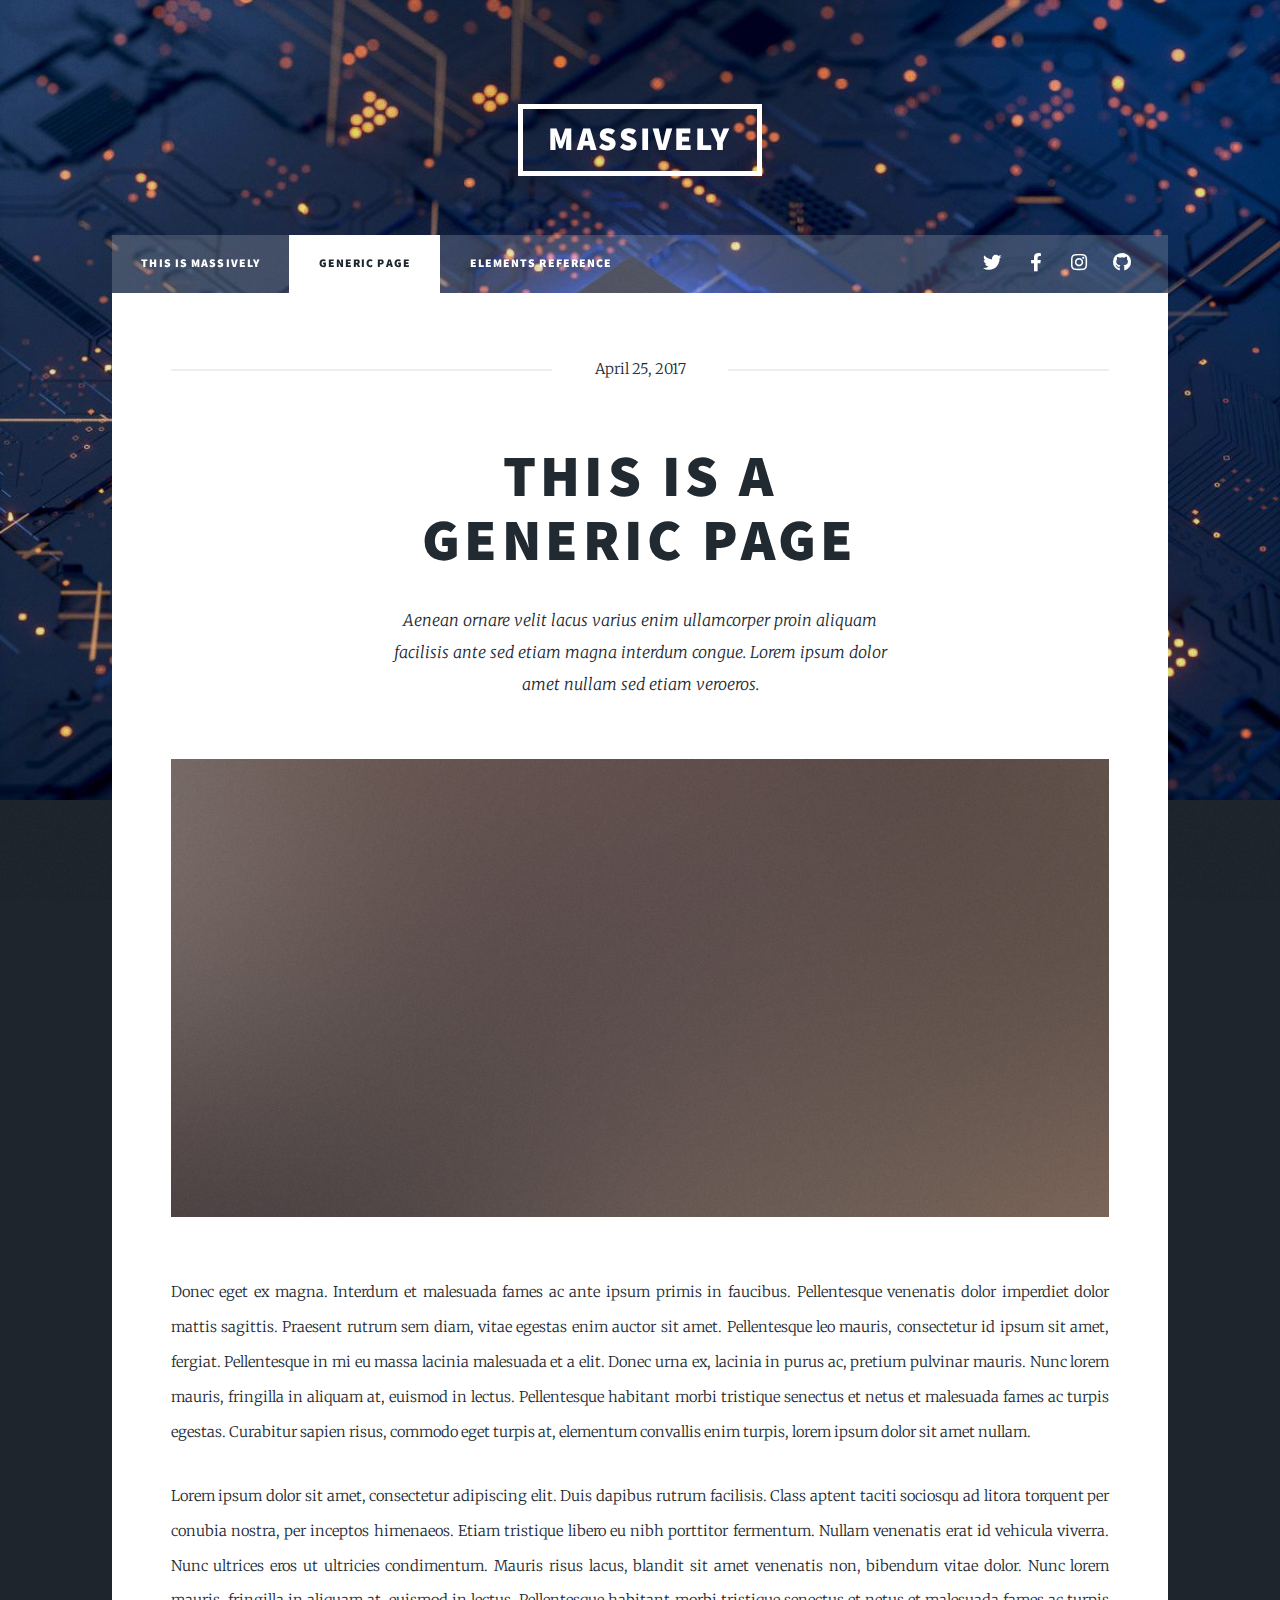
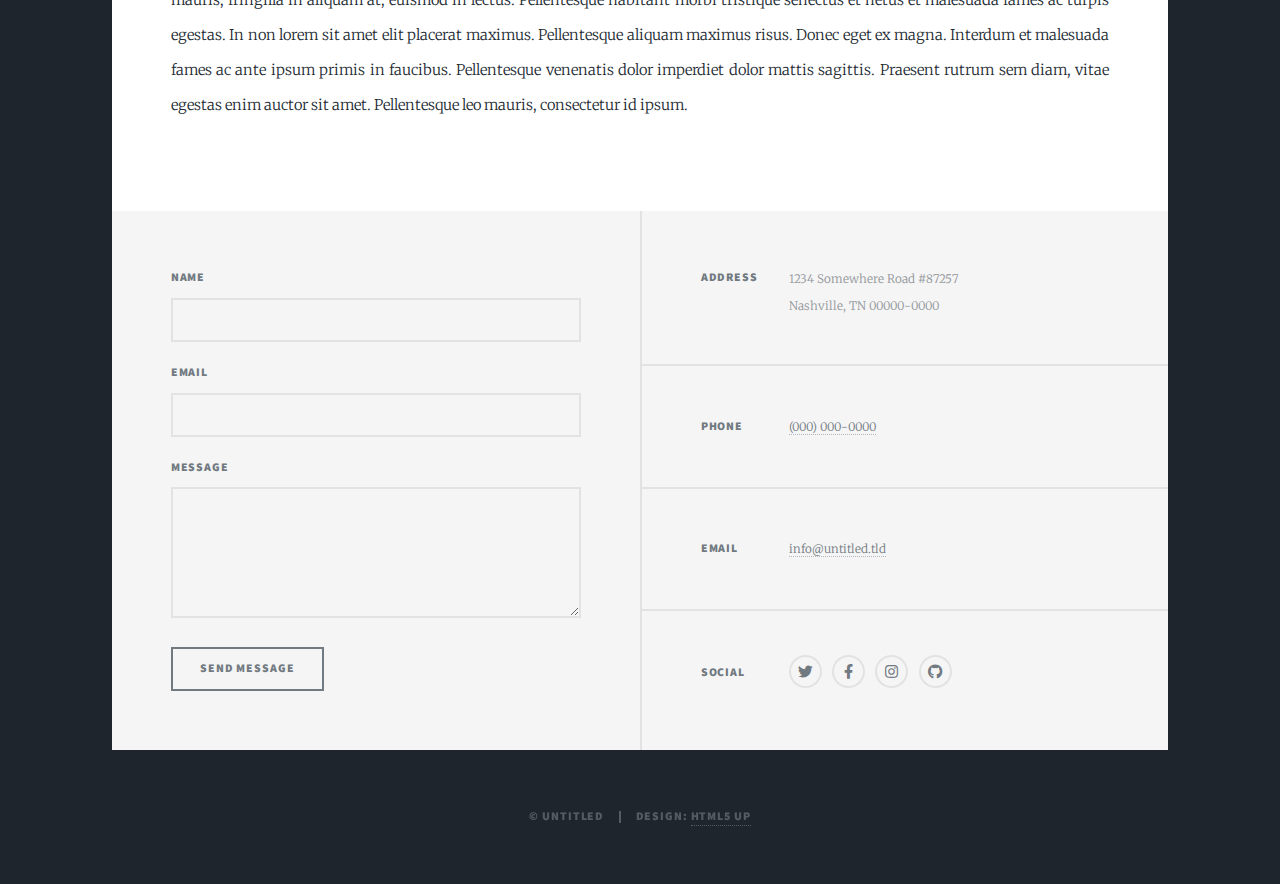
<file: generic.html>
<!DOCTYPE HTML>
<!--
	Massively by HTML5 UP
	html5up.net | @ajlkn
	Free for personal and commercial use under the CCA 3.0 license (html5up.net/license)
-->
<html>
	<head>
		<title>Generic Page - Massively by HTML5 UP</title>
		<meta charset="utf-8" />
		<meta name="viewport" content="width=device-width, initial-scale=1, user-scalable=no" />
		<link rel="stylesheet" href="assets/css/main.css" />
		<noscript><link rel="stylesheet" href="assets/css/noscript.css" /></noscript>
	</head>
	<body class="is-preload">

		<!-- Wrapper -->
			<div id="wrapper">

				<!-- Header -->
					<header id="header">
						<a href="index.html" class="logo">Massively</a>
					</header>

				<!-- Nav -->
					<nav id="nav">
						<ul class="links">
							<li><a href="index.html">This is Massively</a></li>
							<li class="active"><a href="generic.html">Generic Page</a></li>
							<li><a href="elements.html">Elements Reference</a></li>
						</ul>
						<ul class="icons">
							<li><a href="#" class="icon brands fa-twitter"><span class="label">Twitter</span></a></li>
							<li><a href="#" class="icon brands fa-facebook-f"><span class="label">Facebook</span></a></li>
							<li><a href="#" class="icon brands fa-instagram"><span class="label">Instagram</span></a></li>
							<li><a href="#" class="icon brands fa-github"><span class="label">GitHub</span></a></li>
						</ul>
					</nav>

				<!-- Main -->
					<div id="main">

						<!-- Post -->
							<section class="post">
								<header class="major">
									<span class="date">April 25, 2017</span>
									<h1>This is a<br />
									Generic Page</h1>
									<p>Aenean ornare velit lacus varius enim ullamcorper proin aliquam<br />
									facilisis ante sed etiam magna interdum congue. Lorem ipsum dolor<br />
									amet nullam sed etiam veroeros.</p>
								</header>
								<div class="image main"><img src="images/pic01.jpg" alt="" /></div>
								<p>Donec eget ex magna. Interdum et malesuada fames ac ante ipsum primis in faucibus. Pellentesque venenatis dolor imperdiet dolor mattis sagittis. Praesent rutrum sem diam, vitae egestas enim auctor sit amet. Pellentesque leo mauris, consectetur id ipsum sit amet, fergiat. Pellentesque in mi eu massa lacinia malesuada et a elit. Donec urna ex, lacinia in purus ac, pretium pulvinar mauris. Nunc lorem mauris, fringilla in aliquam at, euismod in lectus. Pellentesque habitant morbi tristique senectus et netus et malesuada fames ac turpis egestas. Curabitur sapien risus, commodo eget turpis at, elementum convallis enim turpis, lorem ipsum dolor sit amet nullam.</p>
								<p>Lorem ipsum dolor sit amet, consectetur adipiscing elit. Duis dapibus rutrum facilisis. Class aptent taciti sociosqu ad litora torquent per conubia nostra, per inceptos himenaeos. Etiam tristique libero eu nibh porttitor fermentum. Nullam venenatis erat id vehicula viverra. Nunc ultrices eros ut ultricies condimentum. Mauris risus lacus, blandit sit amet venenatis non, bibendum vitae dolor. Nunc lorem mauris, fringilla in aliquam at, euismod in lectus. Pellentesque habitant morbi tristique senectus et netus et malesuada fames ac turpis egestas. In non lorem sit amet elit placerat maximus. Pellentesque aliquam maximus risus. Donec eget ex magna. Interdum et malesuada fames ac ante ipsum primis in faucibus. Pellentesque venenatis dolor imperdiet dolor mattis sagittis. Praesent rutrum sem diam, vitae egestas enim auctor sit amet. Pellentesque leo mauris, consectetur id ipsum.</p>
							</section>

					</div>

				<!-- Footer -->
					<footer id="footer">
						<section>
							<form method="post" action="#">
								<div class="fields">
									<div class="field">
										<label for="name">Name</label>
										<input type="text" name="name" id="name" />
									</div>
									<div class="field">
										<label for="email">Email</label>
										<input type="text" name="email" id="email" />
									</div>
									<div class="field">
										<label for="message">Message</label>
										<textarea name="message" id="message" rows="3"></textarea>
									</div>
								</div>
								<ul class="actions">
									<li><input type="submit" value="Send Message" /></li>
								</ul>
							</form>
						</section>
						<section class="split contact">
							<section class="alt">
								<h3>Address</h3>
								<p>1234 Somewhere Road #87257<br />
								Nashville, TN 00000-0000</p>
							</section>
							<section>
								<h3>Phone</h3>
								<p><a href="#">(000) 000-0000</a></p>
							</section>
							<section>
								<h3>Email</h3>
								<p><a href="#">info@untitled.tld</a></p>
							</section>
							<section>
								<h3>Social</h3>
								<ul class="icons alt">
									<li><a href="#" class="icon brands alt fa-twitter"><span class="label">Twitter</span></a></li>
									<li><a href="#" class="icon brands alt fa-facebook-f"><span class="label">Facebook</span></a></li>
									<li><a href="#" class="icon brands alt fa-instagram"><span class="label">Instagram</span></a></li>
									<li><a href="#" class="icon brands alt fa-github"><span class="label">GitHub</span></a></li>
								</ul>
							</section>
						</section>
					</footer>

				<!-- Copyright -->
					<div id="copyright">
						<ul><li>&copy; Untitled</li><li>Design: <a href="https://html5up.net">HTML5 UP</a></li></ul>
					</div>

			</div>

		<!-- Scripts -->
			<script src="assets/js/jquery.min.js"></script>
			<script src="assets/js/jquery.scrollex.min.js"></script>
			<script src="assets/js/jquery.scrolly.min.js"></script>
			<script src="assets/js/browser.min.js"></script>
			<script src="assets/js/breakpoints.min.js"></script>
			<script src="assets/js/util.js"></script>
			<script src="assets/js/main.js"></script>

	</body>
</html>
</file>
<file: assets/css/main.css>
@import url(fontawesome-all.min.css);
@import url("https://fonts.googleapis.com/css?family=Merriweather:300,700,300italic,700italic|Source+Sans+Pro:900");

/*
	Massively by HTML5 UP
	html5up.net | @ajlkn
	Free for personal and commercial use under the CCA 3.0 license (html5up.net/license)
*/

html, body, div, span, applet, object,
iframe, h1, h2, h3, h4, h5, h6, p, blockquote,
pre, a, abbr, acronym, address, big, cite,
code, del, dfn, em, img, ins, kbd, q, s, samp,
small, strike, strong, sub, sup, tt, var, b,
u, i, center, dl, dt, dd, ol, ul, li, fieldset,
form, label, legend, table, caption, tbody,
tfoot, thead, tr, th, td, article, aside,
canvas, details, embed, figure, figcaption,
footer, header, hgroup, menu, nav, output, ruby,
section, summary, time, mark, audio, video {
	margin: 0;
	padding: 0;
	border: 0;
	font-size: 100%;
	font: inherit;
	vertical-align: baseline;}

article, aside, details, figcaption, figure,
footer, header, hgroup, menu, nav, section {
	display: block;}

body {
	line-height: 1;
}

ol, ul {
	list-style: none;
}

blockquote, q {
	quotes: none;
}

	blockquote:before, blockquote:after, q:before, q:after {
		content: '';
		content: none;
	}

table {
	border-collapse: collapse;
	border-spacing: 0;
}

body {
	-webkit-text-size-adjust: none;
}

mark {
	background-color: transparent;
	color: inherit;
}

input::-moz-focus-inner {
	border: 0;
	padding: 0;
}

input, select, textarea {
	-moz-appearance: none;
	-webkit-appearance: none;
	-ms-appearance: none;
	appearance: none;
}

/* Basic */

	@-ms-viewport {
		width: device-width;
	}

	body {
		-ms-overflow-style: scrollbar;
	}

	@media screen and (max-width: 480px) {

		html, body {
			min-width: 320px;
		}

	}

	html {
		box-sizing: border-box;
	}

	*, *:before, *:after {
		box-sizing: inherit;
	}

	body {
		background-color: #1e252d;
	}

		body.is-preload *, body.is-preload *:before, body.is-preload *:after {
			-moz-animation: none !important;
			-webkit-animation: none !important;
			-ms-animation: none !important;
			animation: none !important;
			-moz-transition: none !important;
			-webkit-transition: none !important;
			-ms-transition: none !important;
			transition: none !important;
		}

/* Type */

	html {
		font-size: 16pt;
	}

		@media screen and (max-width: 1680px) {

			html {
				font-size: 12pt;
			}

		}

		@media screen and (max-width: 1280px) {

			html {
				font-size: 11pt;
			}

		}

		@media screen and (max-width: 360px) {

			html {
				font-size: 10pt;
			}

		}

	body {
		color: #212931;
	}

	body, input, select, textarea {
		font-family: "Merriweather", Georgia, serif;
		font-weight: 300;
		font-size: 1rem;
		line-height: 2.375;
	}

	a {
		-moz-transition: color 0.2s ease-in-out, background-color 0.2s ease-in-out, border-color 0.2s ease-in-out, box-shadow 0.2s ease-in-out;
		-webkit-transition: color 0.2s ease-in-out, background-color 0.2s ease-in-out, border-color 0.2s ease-in-out, box-shadow 0.2s ease-in-out;
		-ms-transition: color 0.2s ease-in-out, background-color 0.2s ease-in-out, border-color 0.2s ease-in-out, box-shadow 0.2s ease-in-out;
		transition: color 0.2s ease-in-out, background-color 0.2s ease-in-out, border-color 0.2s ease-in-out, box-shadow 0.2s ease-in-out;
		border-bottom: dotted 1px;
		text-decoration: none;
	}

		a:hover {
			border-bottom-color: transparent;
		}

	strong, b {
		font-weight: 600;
	}

	em, i {
		font-style: italic;
	}

	p {
		text-align: justify;
		margin: 0 0 2rem 0;
	}

	h1, h2, h3, h4, h5, h6 {
		font-family: "Source Sans Pro", Helvetica, sans-serif;
		font-weight: 900;
		line-height: 1.5;
		letter-spacing: 0.075em;
		text-transform: uppercase;
		margin: 0 0 1rem 0;
	}

		h1 a, h2 a, h3 a, h4 a, h5 a, h6 a {
			border-bottom: 0;
			color: inherit;
			text-decoration: none;
		}

	h1 {
		font-size: 4rem;
		line-height: 1.1;
		margin: 0 0 2rem 0;
	}

	h2 {
		font-size: 1.75rem;
		line-height: 1.3;
		margin: 0 0 1.5rem 0;
	}

	h3 {
		font-size: 1.25rem;
		margin: 0 0 1.5rem 0;
	}

	h4 {
		font-size: 1rem;
	}

	h5 {
		font-size: 0.9rem;
	}

	h6 {
		font-size: 0.8rem;
	}

	sub {
		font-size: 0.8rem;
		position: relative;
		top: 0.5rem;
	}

	sup {
		font-size: 0.8rem;
		position: relative;
		top: -0.5rem;
	}

	blockquote {
		border-left: solid 4px;
		font-style: italic;
		margin: 0 0 2rem 0;
		padding: 0.5rem 0 0.5rem 2rem;
	}

	code {
		border: solid 2px;
		font-family: "Courier New", monospace;
		font-size: 0.9rem;
		margin: 0 0.25rem;
		padding: 0.25rem 0.65rem;
	}

	pre {
		-webkit-overflow-scrolling: touch;
		font-family: "Courier New", monospace;
		font-size: 0.9rem;
		margin: 0 0 2rem 0;
	}

		pre code {
			display: block;
			line-height: 1.75;
			padding: 1rem 1.5rem;
			overflow-x: auto;
		}

	hr {
		border: 0;
		border-bottom: solid 2px;
		margin: 3rem 0;
	}

		hr.major {
			margin: 5rem 0;
		}

	.align-left {
		text-align: left;
	}

	.align-center {
		text-align: center;
	}

	.align-right {
		text-align: right;
	}

	input, select, textarea {
		color: #212931;
	}

	a {
		color: #212931;
		border-bottom-color: rgba(33, 41, 49, 0.5);
	}

		a:hover {
			border-bottom-color: transparent;
			color: #18bfef !important;
		}

	strong, b {
		color: #212931;
	}

	h1, h2, h3, h4, h5, h6 {
		color: #212931;
	}

	blockquote {
		border-left-color: #eeeeee;
	}

	code {
		background: rgba(220, 220, 220, 0.25);
		border-color: #eeeeee;
	}

	hr {
		border-bottom-color: #eeeeee;
	}

/* Row */

	.row {
		display: flex;
		flex-wrap: wrap;
		box-sizing: border-box;
		align-items: stretch;
	}

		.row > * {
			box-sizing: border-box;
		}

		.row.gtr-uniform > * > :last-child {
			margin-bottom: 0;
		}

		.row.aln-left {
			justify-content: flex-start;
		}

		.row.aln-center {
			justify-content: center;
		}

		.row.aln-right {
			justify-content: flex-end;
		}

		.row.aln-top {
			align-items: flex-start;
		}

		.row.aln-middle {
			align-items: center;
		}

		.row.aln-bottom {
			align-items: flex-end;
		}

		.row > .imp {
			order: -1;
		}

		.row > .col-1 {
			width: 8.33333%;
		}

		.row > .off-1 {
			margin-left: 8.33333%;
		}

		.row > .col-2 {
			width: 16.66667%;
		}

		.row > .off-2 {
			margin-left: 16.66667%;
		}

		.row > .col-3 {
			width: 25%;
		}

		.row > .off-3 {
			margin-left: 25%;
		}

		.row > .col-4 {
			width: 33.33333%;
		}

		.row > .off-4 {
			margin-left: 33.33333%;
		}

		.row > .col-5 {
			width: 41.66667%;
		}

		.row > .off-5 {
			margin-left: 41.66667%;
		}

		.row > .col-6 {
			width: 50%;
		}

		.row > .off-6 {
			margin-left: 50%;
		}

		.row > .col-7 {
			width: 58.33333%;
		}

		.row > .off-7 {
			margin-left: 58.33333%;
		}

		.row > .col-8 {
			width: 66.66667%;
		}

		.row > .off-8 {
			margin-left: 66.66667%;
		}

		.row > .col-9 {
			width: 75%;
		}

		.row > .off-9 {
			margin-left: 75%;
		}

		.row > .col-10 {
			width: 83.33333%;
		}

		.row > .off-10 {
			margin-left: 83.33333%;
		}

		.row > .col-11 {
			width: 91.66667%;
		}

		.row > .off-11 {
			margin-left: 91.66667%;
		}

		.row > .col-12 {
			width: 100%;
		}

		.row > .off-12 {
			margin-left: 100%;
		}

		.row.gtr-0 {
			margin-top: 0;
			margin-left: 0rem;
		}

			.row.gtr-0 > * {
				padding: 0 0 0 0rem;
			}

			.row.gtr-0.gtr-uniform {
				margin-top: 0rem;
			}

				.row.gtr-0.gtr-uniform > * {
					padding-top: 0rem;
				}

		.row.gtr-25 {
			margin-top: 0;
			margin-left: -0.375rem;
		}

			.row.gtr-25 > * {
				padding: 0 0 0 0.375rem;
			}

			.row.gtr-25.gtr-uniform {
				margin-top: -0.375rem;
			}

				.row.gtr-25.gtr-uniform > * {
					padding-top: 0.375rem;
				}

		.row.gtr-50 {
			margin-top: 0;
			margin-left: -0.75rem;
		}

			.row.gtr-50 > * {
				padding: 0 0 0 0.75rem;
			}

			.row.gtr-50.gtr-uniform {
				margin-top: -0.75rem;
			}

				.row.gtr-50.gtr-uniform > * {
					padding-top: 0.75rem;
				}

		.row {
			margin-top: 0;
			margin-left: -1.5rem;
		}

			.row > * {
				padding: 0 0 0 1.5rem;
			}

			.row.gtr-uniform {
				margin-top: -1.5rem;
			}

				.row.gtr-uniform > * {
					padding-top: 1.5rem;
				}

		.row.gtr-150 {
			margin-top: 0;
			margin-left: -2.25rem;
		}

			.row.gtr-150 > * {
				padding: 0 0 0 2.25rem;
			}

			.row.gtr-150.gtr-uniform {
				margin-top: -2.25rem;
			}

				.row.gtr-150.gtr-uniform > * {
					padding-top: 2.25rem;
				}

		.row.gtr-200 {
			margin-top: 0;
			margin-left: -3rem;
		}

			.row.gtr-200 > * {
				padding: 0 0 0 3rem;
			}

			.row.gtr-200.gtr-uniform {
				margin-top: -3rem;
			}

				.row.gtr-200.gtr-uniform > * {
					padding-top: 3rem;
				}

		@media screen and (max-width: 1680px) {

			.row {
				display: flex;
				flex-wrap: wrap;
				box-sizing: border-box;
				align-items: stretch;
			}

				.row > * {
					box-sizing: border-box;
				}

				.row.gtr-uniform > * > :last-child {
					margin-bottom: 0;
				}

				.row.aln-left {
					justify-content: flex-start;
				}

				.row.aln-center {
					justify-content: center;
				}

				.row.aln-right {
					justify-content: flex-end;
				}

				.row.aln-top {
					align-items: flex-start;
				}

				.row.aln-middle {
					align-items: center;
				}

				.row.aln-bottom {
					align-items: flex-end;
				}

				.row > .imp-xlarge {
					order: -1;
				}

				.row > .col-1-xlarge {
					width: 8.33333%;
				}

				.row > .off-1-xlarge {
					margin-left: 8.33333%;
				}

				.row > .col-2-xlarge {
					width: 16.66667%;
				}

				.row > .off-2-xlarge {
					margin-left: 16.66667%;
				}

				.row > .col-3-xlarge {
					width: 25%;
				}

				.row > .off-3-xlarge {
					margin-left: 25%;
				}

				.row > .col-4-xlarge {
					width: 33.33333%;
				}

				.row > .off-4-xlarge {
					margin-left: 33.33333%;
				}

				.row > .col-5-xlarge {
					width: 41.66667%;
				}

				.row > .off-5-xlarge {
					margin-left: 41.66667%;
				}

				.row > .col-6-xlarge {
					width: 50%;
				}

				.row > .off-6-xlarge {
					margin-left: 50%;
				}

				.row > .col-7-xlarge {
					width: 58.33333%;
				}

				.row > .off-7-xlarge {
					margin-left: 58.33333%;
				}

				.row > .col-8-xlarge {
					width: 66.66667%;
				}

				.row > .off-8-xlarge {
					margin-left: 66.66667%;
				}

				.row > .col-9-xlarge {
					width: 75%;
				}

				.row > .off-9-xlarge {
					margin-left: 75%;
				}

				.row > .col-10-xlarge {
					width: 83.33333%;
				}

				.row > .off-10-xlarge {
					margin-left: 83.33333%;
				}

				.row > .col-11-xlarge {
					width: 91.66667%;
				}

				.row > .off-11-xlarge {
					margin-left: 91.66667%;
				}

				.row > .col-12-xlarge {
					width: 100%;
				}

				.row > .off-12-xlarge {
					margin-left: 100%;
				}

				.row.gtr-0 {
					margin-top: 0;
					margin-left: 0rem;
				}

					.row.gtr-0 > * {
						padding: 0 0 0 0rem;
					}

					.row.gtr-0.gtr-uniform {
						margin-top: 0rem;
					}

						.row.gtr-0.gtr-uniform > * {
							padding-top: 0rem;
						}

				.row.gtr-25 {
					margin-top: 0;
					margin-left: -0.375rem;
				}

					.row.gtr-25 > * {
						padding: 0 0 0 0.375rem;
					}

					.row.gtr-25.gtr-uniform {
						margin-top: -0.375rem;
					}

						.row.gtr-25.gtr-uniform > * {
							padding-top: 0.375rem;
						}

				.row.gtr-50 {
					margin-top: 0;
					margin-left: -0.75rem;
				}

					.row.gtr-50 > * {
						padding: 0 0 0 0.75rem;
					}

					.row.gtr-50.gtr-uniform {
						margin-top: -0.75rem;
					}

						.row.gtr-50.gtr-uniform > * {
							padding-top: 0.75rem;
						}

				.row {
					margin-top: 0;
					margin-left: -1.5rem;
				}

					.row > * {
						padding: 0 0 0 1.5rem;
					}

					.row.gtr-uniform {
						margin-top: -1.5rem;
					}

						.row.gtr-uniform > * {
							padding-top: 1.5rem;
						}

				.row.gtr-150 {
					margin-top: 0;
					margin-left: -2.25rem;
				}

					.row.gtr-150 > * {
						padding: 0 0 0 2.25rem;
					}

					.row.gtr-150.gtr-uniform {
						margin-top: -2.25rem;
					}

						.row.gtr-150.gtr-uniform > * {
							padding-top: 2.25rem;
						}

				.row.gtr-200 {
					margin-top: 0;
					margin-left: -3rem;
				}

					.row.gtr-200 > * {
						padding: 0 0 0 3rem;
					}

					.row.gtr-200.gtr-uniform {
						margin-top: -3rem;
					}

						.row.gtr-200.gtr-uniform > * {
							padding-top: 3rem;
						}

		}

		@media screen and (max-width: 1280px) {

			.row {
				display: flex;
				flex-wrap: wrap;
				box-sizing: border-box;
				align-items: stretch;
			}

				.row > * {
					box-sizing: border-box;
				}

				.row.gtr-uniform > * > :last-child {
					margin-bottom: 0;
				}

				.row.aln-left {
					justify-content: flex-start;
				}

				.row.aln-center {
					justify-content: center;
				}

				.row.aln-right {
					justify-content: flex-end;
				}

				.row.aln-top {
					align-items: flex-start;
				}

				.row.aln-middle {
					align-items: center;
				}

				.row.aln-bottom {
					align-items: flex-end;
				}

				.row > .imp-large {
					order: -1;
				}

				.row > .col-1-large {
					width: 8.33333%;
				}

				.row > .off-1-large {
					margin-left: 8.33333%;
				}

				.row > .col-2-large {
					width: 16.66667%;
				}

				.row > .off-2-large {
					margin-left: 16.66667%;
				}

				.row > .col-3-large {
					width: 25%;
				}

				.row > .off-3-large {
					margin-left: 25%;
				}

				.row > .col-4-large {
					width: 33.33333%;
				}

				.row > .off-4-large {
					margin-left: 33.33333%;
				}

				.row > .col-5-large {
					width: 41.66667%;
				}

				.row > .off-5-large {
					margin-left: 41.66667%;
				}

				.row > .col-6-large {
					width: 50%;
				}

				.row > .off-6-large {
					margin-left: 50%;
				}

				.row > .col-7-large {
					width: 58.33333%;
				}

				.row > .off-7-large {
					margin-left: 58.33333%;
				}

				.row > .col-8-large {
					width: 66.66667%;
				}

				.row > .off-8-large {
					margin-left: 66.66667%;
				}

				.row > .col-9-large {
					width: 75%;
				}

				.row > .off-9-large {
					margin-left: 75%;
				}

				.row > .col-10-large {
					width: 83.33333%;
				}

				.row > .off-10-large {
					margin-left: 83.33333%;
				}

				.row > .col-11-large {
					width: 91.66667%;
				}

				.row > .off-11-large {
					margin-left: 91.66667%;
				}

				.row > .col-12-large {
					width: 100%;
				}

				.row > .off-12-large {
					margin-left: 100%;
				}

				.row.gtr-0 {
					margin-top: 0;
					margin-left: 0rem;
				}

					.row.gtr-0 > * {
						padding: 0 0 0 0rem;
					}

					.row.gtr-0.gtr-uniform {
						margin-top: 0rem;
					}

						.row.gtr-0.gtr-uniform > * {
							padding-top: 0rem;
						}

				.row.gtr-25 {
					margin-top: 0;
					margin-left: -0.375rem;
				}

					.row.gtr-25 > * {
						padding: 0 0 0 0.375rem;
					}

					.row.gtr-25.gtr-uniform {
						margin-top: -0.375rem;
					}

						.row.gtr-25.gtr-uniform > * {
							padding-top: 0.375rem;
						}

				.row.gtr-50 {
					margin-top: 0;
					margin-left: -0.75rem;
				}

					.row.gtr-50 > * {
						padding: 0 0 0 0.75rem;
					}

					.row.gtr-50.gtr-uniform {
						margin-top: -0.75rem;
					}

						.row.gtr-50.gtr-uniform > * {
							padding-top: 0.75rem;
						}

				.row {
					margin-top: 0;
					margin-left: -1.5rem;
				}

					.row > * {
						padding: 0 0 0 1.5rem;
					}

					.row.gtr-uniform {
						margin-top: -1.5rem;
					}

						.row.gtr-uniform > * {
							padding-top: 1.5rem;
						}

				.row.gtr-150 {
					margin-top: 0;
					margin-left: -2.25rem;
				}

					.row.gtr-150 > * {
						padding: 0 0 0 2.25rem;
					}

					.row.gtr-150.gtr-uniform {
						margin-top: -2.25rem;
					}

						.row.gtr-150.gtr-uniform > * {
							padding-top: 2.25rem;
						}

				.row.gtr-200 {
					margin-top: 0;
					margin-left: -3rem;
				}

					.row.gtr-200 > * {
						padding: 0 0 0 3rem;
					}

					.row.gtr-200.gtr-uniform {
						margin-top: -3rem;
					}

						.row.gtr-200.gtr-uniform > * {
							padding-top: 3rem;
						}

		}

		@media screen and (max-width: 980px) {

			.row {
				display: flex;
				flex-wrap: wrap;
				box-sizing: border-box;
				align-items: stretch;
			}

				.row > * {
					box-sizing: border-box;
				}

				.row.gtr-uniform > * > :last-child {
					margin-bottom: 0;
				}

				.row.aln-left {
					justify-content: flex-start;
				}

				.row.aln-center {
					justify-content: center;
				}

				.row.aln-right {
					justify-content: flex-end;
				}

				.row.aln-top {
					align-items: flex-start;
				}

				.row.aln-middle {
					align-items: center;
				}

				.row.aln-bottom {
					align-items: flex-end;
				}

				.row > .imp-medium {
					order: -1;
				}

				.row > .col-1-medium {
					width: 8.33333%;
				}

				.row > .off-1-medium {
					margin-left: 8.33333%;
				}

				.row > .col-2-medium {
					width: 16.66667%;
				}

				.row > .off-2-medium {
					margin-left: 16.66667%;
				}

				.row > .col-3-medium {
					width: 25%;
				}

				.row > .off-3-medium {
					margin-left: 25%;
				}

				.row > .col-4-medium {
					width: 33.33333%;
				}

				.row > .off-4-medium {
					margin-left: 33.33333%;
				}

				.row > .col-5-medium {
					width: 41.66667%;
				}

				.row > .off-5-medium {
					margin-left: 41.66667%;
				}

				.row > .col-6-medium {
					width: 50%;
				}

				.row > .off-6-medium {
					margin-left: 50%;
				}

				.row > .col-7-medium {
					width: 58.33333%;
				}

				.row > .off-7-medium {
					margin-left: 58.33333%;
				}

				.row > .col-8-medium {
					width: 66.66667%;
				}

				.row > .off-8-medium {
					margin-left: 66.66667%;
				}

				.row > .col-9-medium {
					width: 75%;
				}

				.row > .off-9-medium {
					margin-left: 75%;
				}

				.row > .col-10-medium {
					width: 83.33333%;
				}

				.row > .off-10-medium {
					margin-left: 83.33333%;
				}

				.row > .col-11-medium {
					width: 91.66667%;
				}

				.row > .off-11-medium {
					margin-left: 91.66667%;
				}

				.row > .col-12-medium {
					width: 100%;
				}

				.row > .off-12-medium {
					margin-left: 100%;
				}

				.row.gtr-0 {
					margin-top: 0;
					margin-left: 0rem;
				}

					.row.gtr-0 > * {
						padding: 0 0 0 0rem;
					}

					.row.gtr-0.gtr-uniform {
						margin-top: 0rem;
					}

						.row.gtr-0.gtr-uniform > * {
							padding-top: 0rem;
						}

				.row.gtr-25 {
					margin-top: 0;
					margin-left: -0.375rem;
				}

					.row.gtr-25 > * {
						padding: 0 0 0 0.375rem;
					}

					.row.gtr-25.gtr-uniform {
						margin-top: -0.375rem;
					}

						.row.gtr-25.gtr-uniform > * {
							padding-top: 0.375rem;
						}

				.row.gtr-50 {
					margin-top: 0;
					margin-left: -0.75rem;
				}

					.row.gtr-50 > * {
						padding: 0 0 0 0.75rem;
					}

					.row.gtr-50.gtr-uniform {
						margin-top: -0.75rem;
					}

						.row.gtr-50.gtr-uniform > * {
							padding-top: 0.75rem;
						}

				.row {
					margin-top: 0;
					margin-left: -1.5rem;
				}

					.row > * {
						padding: 0 0 0 1.5rem;
					}

					.row.gtr-uniform {
						margin-top: -1.5rem;
					}

						.row.gtr-uniform > * {
							padding-top: 1.5rem;
						}

				.row.gtr-150 {
					margin-top: 0;
					margin-left: -2.25rem;
				}

					.row.gtr-150 > * {
						padding: 0 0 0 2.25rem;
					}

					.row.gtr-150.gtr-uniform {
						margin-top: -2.25rem;
					}

						.row.gtr-150.gtr-uniform > * {
							padding-top: 2.25rem;
						}

				.row.gtr-200 {
					margin-top: 0;
					margin-left: -3rem;
				}

					.row.gtr-200 > * {
						padding: 0 0 0 3rem;
					}

					.row.gtr-200.gtr-uniform {
						margin-top: -3rem;
					}

						.row.gtr-200.gtr-uniform > * {
							padding-top: 3rem;
						}

		}

		@media screen and (max-width: 736px) {

			.row {
				display: flex;
				flex-wrap: wrap;
				box-sizing: border-box;
				align-items: stretch;
			}

				.row > * {
					box-sizing: border-box;
				}

				.row.gtr-uniform > * > :last-child {
					margin-bottom: 0;
				}

				.row.aln-left {
					justify-content: flex-start;
				}

				.row.aln-center {
					justify-content: center;
				}

				.row.aln-right {
					justify-content: flex-end;
				}

				.row.aln-top {
					align-items: flex-start;
				}

				.row.aln-middle {
					align-items: center;
				}

				.row.aln-bottom {
					align-items: flex-end;
				}

				.row > .imp-small {
					order: -1;
				}

				.row > .col-1-small {
					width: 8.33333%;
				}

				.row > .off-1-small {
					margin-left: 8.33333%;
				}

				.row > .col-2-small {
					width: 16.66667%;
				}

				.row > .off-2-small {
					margin-left: 16.66667%;
				}

				.row > .col-3-small {
					width: 25%;
				}

				.row > .off-3-small {
					margin-left: 25%;
				}

				.row > .col-4-small {
					width: 33.33333%;
				}

				.row > .off-4-small {
					margin-left: 33.33333%;
				}

				.row > .col-5-small {
					width: 41.66667%;
				}

				.row > .off-5-small {
					margin-left: 41.66667%;
				}

				.row > .col-6-small {
					width: 50%;
				}

				.row > .off-6-small {
					margin-left: 50%;
				}

				.row > .col-7-small {
					width: 58.33333%;
				}

				.row > .off-7-small {
					margin-left: 58.33333%;
				}

				.row > .col-8-small {
					width: 66.66667%;
				}

				.row > .off-8-small {
					margin-left: 66.66667%;
				}

				.row > .col-9-small {
					width: 75%;
				}

				.row > .off-9-small {
					margin-left: 75%;
				}

				.row > .col-10-small {
					width: 83.33333%;
				}

				.row > .off-10-small {
					margin-left: 83.33333%;
				}

				.row > .col-11-small {
					width: 91.66667%;
				}

				.row > .off-11-small {
					margin-left: 91.66667%;
				}

				.row > .col-12-small {
					width: 100%;
				}

				.row > .off-12-small {
					margin-left: 100%;
				}

				.row.gtr-0 {
					margin-top: 0;
					margin-left: 0rem;
				}

					.row.gtr-0 > * {
						padding: 0 0 0 0rem;
					}

					.row.gtr-0.gtr-uniform {
						margin-top: 0rem;
					}

						.row.gtr-0.gtr-uniform > * {
							padding-top: 0rem;
						}

				.row.gtr-25 {
					margin-top: 0;
					margin-left: -0.375rem;
				}

					.row.gtr-25 > * {
						padding: 0 0 0 0.375rem;
					}

					.row.gtr-25.gtr-uniform {
						margin-top: -0.375rem;
					}

						.row.gtr-25.gtr-uniform > * {
							padding-top: 0.375rem;
						}

				.row.gtr-50 {
					margin-top: 0;
					margin-left: -0.75rem;
				}

					.row.gtr-50 > * {
						padding: 0 0 0 0.75rem;
					}

					.row.gtr-50.gtr-uniform {
						margin-top: -0.75rem;
					}

						.row.gtr-50.gtr-uniform > * {
							padding-top: 0.75rem;
						}

				.row {
					margin-top: 0;
					margin-left: -1.5rem;
				}

					.row > * {
						padding: 0 0 0 1.5rem;
					}

					.row.gtr-uniform {
						margin-top: -1.5rem;
					}

						.row.gtr-uniform > * {
							padding-top: 1.5rem;
						}

				.row.gtr-150 {
					margin-top: 0;
					margin-left: -2.25rem;
				}

					.row.gtr-150 > * {
						padding: 0 0 0 2.25rem;
					}

					.row.gtr-150.gtr-uniform {
						margin-top: -2.25rem;
					}

						.row.gtr-150.gtr-uniform > * {
							padding-top: 2.25rem;
						}

				.row.gtr-200 {
					margin-top: 0;
					margin-left: -3rem;
				}

					.row.gtr-200 > * {
						padding: 0 0 0 3rem;
					}

					.row.gtr-200.gtr-uniform {
						margin-top: -3rem;
					}

						.row.gtr-200.gtr-uniform > * {
							padding-top: 3rem;
						}

		}

		@media screen and (max-width: 480px) {

			.row {
				display: flex;
				flex-wrap: wrap;
				box-sizing: border-box;
				align-items: stretch;
			}

				.row > * {
					box-sizing: border-box;
				}

				.row.gtr-uniform > * > :last-child {
					margin-bottom: 0;
				}

				.row.aln-left {
					justify-content: flex-start;
				}

				.row.aln-center {
					justify-content: center;
				}

				.row.aln-right {
					justify-content: flex-end;
				}

				.row.aln-top {
					align-items: flex-start;
				}

				.row.aln-middle {
					align-items: center;
				}

				.row.aln-bottom {
					align-items: flex-end;
				}

				.row > .imp-xsmall {
					order: -1;
				}

				.row > .col-1-xsmall {
					width: 8.33333%;
				}

				.row > .off-1-xsmall {
					margin-left: 8.33333%;
				}

				.row > .col-2-xsmall {
					width: 16.66667%;
				}

				.row > .off-2-xsmall {
					margin-left: 16.66667%;
				}

				.row > .col-3-xsmall {
					width: 25%;
				}

				.row > .off-3-xsmall {
					margin-left: 25%;
				}

				.row > .col-4-xsmall {
					width: 33.33333%;
				}

				.row > .off-4-xsmall {
					margin-left: 33.33333%;
				}

				.row > .col-5-xsmall {
					width: 41.66667%;
				}

				.row > .off-5-xsmall {
					margin-left: 41.66667%;
				}

				.row > .col-6-xsmall {
					width: 50%;
				}

				.row > .off-6-xsmall {
					margin-left: 50%;
				}

				.row > .col-7-xsmall {
					width: 58.33333%;
				}

				.row > .off-7-xsmall {
					margin-left: 58.33333%;
				}

				.row > .col-8-xsmall {
					width: 66.66667%;
				}

				.row > .off-8-xsmall {
					margin-left: 66.66667%;
				}

				.row > .col-9-xsmall {
					width: 75%;
				}

				.row > .off-9-xsmall {
					margin-left: 75%;
				}

				.row > .col-10-xsmall {
					width: 83.33333%;
				}

				.row > .off-10-xsmall {
					margin-left: 83.33333%;
				}

				.row > .col-11-xsmall {
					width: 91.66667%;
				}

				.row > .off-11-xsmall {
					margin-left: 91.66667%;
				}

				.row > .col-12-xsmall {
					width: 100%;
				}

				.row > .off-12-xsmall {
					margin-left: 100%;
				}

				.row.gtr-0 {
					margin-top: 0;
					margin-left: 0rem;
				}

					.row.gtr-0 > * {
						padding: 0 0 0 0rem;
					}

					.row.gtr-0.gtr-uniform {
						margin-top: 0rem;
					}

						.row.gtr-0.gtr-uniform > * {
							padding-top: 0rem;
						}

				.row.gtr-25 {
					margin-top: 0;
					margin-left: -0.375rem;
				}

					.row.gtr-25 > * {
						padding: 0 0 0 0.375rem;
					}

					.row.gtr-25.gtr-uniform {
						margin-top: -0.375rem;
					}

						.row.gtr-25.gtr-uniform > * {
							padding-top: 0.375rem;
						}

				.row.gtr-50 {
					margin-top: 0;
					margin-left: -0.75rem;
				}

					.row.gtr-50 > * {
						padding: 0 0 0 0.75rem;
					}

					.row.gtr-50.gtr-uniform {
						margin-top: -0.75rem;
					}

						.row.gtr-50.gtr-uniform > * {
							padding-top: 0.75rem;
						}

				.row {
					margin-top: 0;
					margin-left: -1.5rem;
				}

					.row > * {
						padding: 0 0 0 1.5rem;
					}

					.row.gtr-uniform {
						margin-top: -1.5rem;
					}

						.row.gtr-uniform > * {
							padding-top: 1.5rem;
						}

				.row.gtr-150 {
					margin-top: 0;
					margin-left: -2.25rem;
				}

					.row.gtr-150 > * {
						padding: 0 0 0 2.25rem;
					}

					.row.gtr-150.gtr-uniform {
						margin-top: -2.25rem;
					}

						.row.gtr-150.gtr-uniform > * {
							padding-top: 2.25rem;
						}

				.row.gtr-200 {
					margin-top: 0;
					margin-left: -3rem;
				}

					.row.gtr-200 > * {
						padding: 0 0 0 3rem;
					}

					.row.gtr-200.gtr-uniform {
						margin-top: -3rem;
					}

						.row.gtr-200.gtr-uniform > * {
							padding-top: 3rem;
						}

		}

		@media screen and (max-width: 360px) {

			.row {
				display: flex;
				flex-wrap: wrap;
				box-sizing: border-box;
				align-items: stretch;
			}

				.row > * {
					box-sizing: border-box;
				}

				.row.gtr-uniform > * > :last-child {
					margin-bottom: 0;
				}

				.row.aln-left {
					justify-content: flex-start;
				}

				.row.aln-center {
					justify-content: center;
				}

				.row.aln-right {
					justify-content: flex-end;
				}

				.row.aln-top {
					align-items: flex-start;
				}

				.row.aln-middle {
					align-items: center;
				}

				.row.aln-bottom {
					align-items: flex-end;
				}

				.row > .imp-xxsmall {
					order: -1;
				}

				.row > .col-1-xxsmall {
					width: 8.33333%;
				}

				.row > .off-1-xxsmall {
					margin-left: 8.33333%;
				}

				.row > .col-2-xxsmall {
					width: 16.66667%;
				}

				.row > .off-2-xxsmall {
					margin-left: 16.66667%;
				}

				.row > .col-3-xxsmall {
					width: 25%;
				}

				.row > .off-3-xxsmall {
					margin-left: 25%;
				}

				.row > .col-4-xxsmall {
					width: 33.33333%;
				}

				.row > .off-4-xxsmall {
					margin-left: 33.33333%;
				}

				.row > .col-5-xxsmall {
					width: 41.66667%;
				}

				.row > .off-5-xxsmall {
					margin-left: 41.66667%;
				}

				.row > .col-6-xxsmall {
					width: 50%;
				}

				.row > .off-6-xxsmall {
					margin-left: 50%;
				}

				.row > .col-7-xxsmall {
					width: 58.33333%;
				}

				.row > .off-7-xxsmall {
					margin-left: 58.33333%;
				}

				.row > .col-8-xxsmall {
					width: 66.66667%;
				}

				.row > .off-8-xxsmall {
					margin-left: 66.66667%;
				}

				.row > .col-9-xxsmall {
					width: 75%;
				}

				.row > .off-9-xxsmall {
					margin-left: 75%;
				}

				.row > .col-10-xxsmall {
					width: 83.33333%;
				}

				.row > .off-10-xxsmall {
					margin-left: 83.33333%;
				}

				.row > .col-11-xxsmall {
					width: 91.66667%;
				}

				.row > .off-11-xxsmall {
					margin-left: 91.66667%;
				}

				.row > .col-12-xxsmall {
					width: 100%;
				}

				.row > .off-12-xxsmall {
					margin-left: 100%;
				}

				.row.gtr-0 {
					margin-top: 0;
					margin-left: 0rem;
				}

					.row.gtr-0 > * {
						padding: 0 0 0 0rem;
					}

					.row.gtr-0.gtr-uniform {
						margin-top: 0rem;
					}

						.row.gtr-0.gtr-uniform > * {
							padding-top: 0rem;
						}

				.row.gtr-25 {
					margin-top: 0;
					margin-left: -0.375rem;
				}

					.row.gtr-25 > * {
						padding: 0 0 0 0.375rem;
					}

					.row.gtr-25.gtr-uniform {
						margin-top: -0.375rem;
					}

						.row.gtr-25.gtr-uniform > * {
							padding-top: 0.375rem;
						}

				.row.gtr-50 {
					margin-top: 0;
					margin-left: -0.75rem;
				}

					.row.gtr-50 > * {
						padding: 0 0 0 0.75rem;
					}

					.row.gtr-50.gtr-uniform {
						margin-top: -0.75rem;
					}

						.row.gtr-50.gtr-uniform > * {
							padding-top: 0.75rem;
						}

				.row {
					margin-top: 0;
					margin-left: -1.5rem;
				}

					.row > * {
						padding: 0 0 0 1.5rem;
					}

					.row.gtr-uniform {
						margin-top: -1.5rem;
					}

						.row.gtr-uniform > * {
							padding-top: 1.5rem;
						}

				.row.gtr-150 {
					margin-top: 0;
					margin-left: -2.25rem;
				}

					.row.gtr-150 > * {
						padding: 0 0 0 2.25rem;
					}

					.row.gtr-150.gtr-uniform {
						margin-top: -2.25rem;
					}

						.row.gtr-150.gtr-uniform > * {
							padding-top: 2.25rem;
						}

				.row.gtr-200 {
					margin-top: 0;
					margin-left: -3rem;
				}

					.row.gtr-200 > * {
						padding: 0 0 0 3rem;
					}

					.row.gtr-200.gtr-uniform {
						margin-top: -3rem;
					}

						.row.gtr-200.gtr-uniform > * {
							padding-top: 3rem;
						}

		}

/* Box */

	.box {
		border: solid 2px;
		margin-bottom: 2rem;
		padding: 1.5rem;
	}

		.box > :last-child,
		.box > :last-child > :last-child,
		.box > :last-child > :last-child > :last-child {
			margin-bottom: 0;
		}

		.box.alt {
			border: 0;
			border-radius: 0;
			padding: 0;
		}

	.box {
		border-color: #eeeeee;
	}

/* Button */

	input[type="submit"],
	input[type="reset"],
	input[type="button"],
	button,
	.button {
		-moz-appearance: none;
		-webkit-appearance: none;
		-ms-appearance: none;
		appearance: none;
		-moz-transition: background-color 0.2s ease-in-out, box-shadow 0.2s ease-in-out, color 0.2s ease-in-out;
		-webkit-transition: background-color 0.2s ease-in-out, box-shadow 0.2s ease-in-out, color 0.2s ease-in-out;
		-ms-transition: background-color 0.2s ease-in-out, box-shadow 0.2s ease-in-out, color 0.2s ease-in-out;
		transition: background-color 0.2s ease-in-out, box-shadow 0.2s ease-in-out, color 0.2s ease-in-out;
		border: 0;
		border-radius: 0;
		cursor: pointer;
		display: inline-block;
		font-family: "Source Sans Pro", Helvetica, sans-serif;
		font-size: 0.8rem;
		font-weight: 900;
		letter-spacing: 0.075em;
		height: 3rem;
		line-height: 3rem;
		padding: 0 2rem;
		text-align: center;
		text-decoration: none;
		text-transform: uppercase;
		white-space: nowrap;
	}

		input[type="submit"].icon:before,
		input[type="reset"].icon:before,
		input[type="button"].icon:before,
		button.icon:before,
		.button.icon:before {
			margin-right: 0.5rem;
		}

		input[type="submit"].icon.solo,
		input[type="reset"].icon.solo,
		input[type="button"].icon.solo,
		button.icon.solo,
		.button.icon.solo {
			position: relative;
			width: 4rem;
			height: 4rem;
			line-height: 4rem;
			border-radius: 4rem;
			text-indent: 4rem;
			overflow: hidden;
			padding: 0;
			white-space: nowrap;
		}

			input[type="submit"].icon.solo:before,
			input[type="reset"].icon.solo:before,
			input[type="button"].icon.solo:before,
			button.icon.solo:before,
			.button.icon.solo:before {
				position: absolute;
				display: block;
				top: 0;
				left: 0;
				width: inherit;
				height: inherit;
				line-height: inherit;
				font-size: 1.25rem;
				margin-right: 0;
				text-align: center;
				text-indent: 0;
			}

		input[type="submit"].fit,
		input[type="reset"].fit,
		input[type="button"].fit,
		button.fit,
		.button.fit {
			width: 100%;
		}

		input[type="submit"].small,
		input[type="reset"].small,
		input[type="button"].small,
		button.small,
		.button.small {
			font-size: 0.7rem;
			height: 2.5rem;
			line-height: 2.5rem;
			padding: 0 1.5rem;
		}

		input[type="submit"].large,
		input[type="reset"].large,
		input[type="button"].large,
		button.large,
		.button.large {
			font-size: 0.9rem;
			height: 3.5rem;
			line-height: 3.5rem;
			padding: 0 2.75rem;
		}

		@media screen and (max-width: 980px) {

			input[type="submit"],
			input[type="reset"],
			input[type="button"],
			button,
			.button {
				font-size: 0.9rem;
				height: 3.25rem;
				line-height: 3.25rem;
			}

				input[type="submit"].large,
				input[type="reset"].large,
				input[type="button"].large,
				button.large,
				.button.large {
					font-size: 1rem;
					height: 3.75rem;
					line-height: 3.75rem;
				}

		}

		input[type="submit"].disabled, input[type="submit"]:disabled,
		input[type="reset"].disabled,
		input[type="reset"]:disabled,
		input[type="button"].disabled,
		input[type="button"]:disabled,
		button.disabled,
		button:disabled,
		.button.disabled,
		.button:disabled {
			pointer-events: none;
			opacity: 0.25;
		}

	input[type="submit"],
	input[type="reset"],
	input[type="button"],
	button,
	.button {
		background-color: transparent;
		box-shadow: inset 0 0 0 2px #212931;
		color: #212931 !important;
	}

		input[type="submit"]:hover,
		input[type="reset"]:hover,
		input[type="button"]:hover,
		button:hover,
		.button:hover {
			box-shadow: inset 0 0 0 2px #18bfef;
			color: #18bfef !important;
		}

		input[type="submit"].primary,
		input[type="reset"].primary,
		input[type="button"].primary,
		button.primary,
		.button.primary {
			background-color: #212931;
			box-shadow: none;
			color: #ffffff !important;
		}

			input[type="submit"].primary:hover,
			input[type="reset"].primary:hover,
			input[type="button"].primary:hover,
			button.primary:hover,
			.button.primary:hover {
				background-color: #18bfef;
			}

/* Form */

	form {
		margin: 0 0 2rem 0;
	}

		form > :last-child {
			margin-bottom: 0;
		}

		form > .fields {
			display: -moz-flex;
			display: -webkit-flex;
			display: -ms-flex;
			display: flex;
			-moz-flex-wrap: wrap;
			-webkit-flex-wrap: wrap;
			-ms-flex-wrap: wrap;
			flex-wrap: wrap;
			width: calc(100% + 3rem);
			margin: -1.5rem 0 2rem -1.5rem;
		}

			form > .fields > .field {
				-moz-flex-grow: 0;
				-webkit-flex-grow: 0;
				-ms-flex-grow: 0;
				flex-grow: 0;
				-moz-flex-shrink: 0;
				-webkit-flex-shrink: 0;
				-ms-flex-shrink: 0;
				flex-shrink: 0;
				padding: 1.5rem 0 0 1.5rem;
				width: calc(100% - 1.5rem);
			}

				form > .fields > .field.half {
					width: calc(50% - 0.75rem);
				}

				form > .fields > .field.third {
					width: calc(100%/3 - 0.5rem);
				}

				form > .fields > .field.quarter {
					width: calc(25% - 0.375rem);
				}

		@media screen and (max-width: 480px) {

			form > .fields {
				width: calc(100% + 3rem);
				margin: -1.5rem 0 2rem -1.5rem;
			}

				form > .fields > .field {
					padding: 1.5rem 0 0 1.5rem;
					width: calc(100% - 1.5rem);
				}

					form > .fields > .field.half {
						width: calc(100% - 1.5rem);
					}

					form > .fields > .field.third {
						width: calc(100% - 1.5rem);
					}

					form > .fields > .field.quarter {
						width: calc(100% - 1.5rem);
					}

		}

	label {
		display: block;
		font-family: "Source Sans Pro", Helvetica, sans-serif;
		font-weight: 900;
		line-height: 1.5;
		letter-spacing: 0.075em;
		font-size: 0.8rem;
		text-transform: uppercase;
		margin: 0 0 0.75rem 0;
	}

		@media screen and (max-width: 980px) {

			label {
				font-size: 0.9rem;
			}

		}

	input[type="text"],
	input[type="password"],
	input[type="email"],
	select,
	textarea {
		-moz-appearance: none;
		-webkit-appearance: none;
		-ms-appearance: none;
		appearance: none;
		background: transparent;
		border-radius: 0;
		border: solid 2px;
		color: inherit;
		display: block;
		outline: 0;
		padding: 0 1rem;
		text-decoration: none;
		width: 100%;
	}

		input[type="text"]:invalid,
		input[type="password"]:invalid,
		input[type="email"]:invalid,
		select:invalid,
		textarea:invalid {
			box-shadow: none;
		}

	select {
		background-size: 1.25rem;
		background-repeat: no-repeat;
		background-position: calc(100% - 1rem) center;
		height: 3rem;
		padding-right: 3rem;
		text-overflow: ellipsis;
	}

		select:focus::-ms-value {
			background-color: transparent;
		}

		select::-ms-expand {
			display: none;
		}

	input[type="text"],
	input[type="password"],
	input[type="email"],
	select {
		height: 3rem;
	}

	textarea {
		padding: 0.75rem 1rem;
	}

	input[type="checkbox"],
	input[type="radio"] {
		-moz-appearance: none;
		-webkit-appearance: none;
		-ms-appearance: none;
		appearance: none;
		display: block;
		float: left;
		margin-right: -2rem;
		opacity: 0;
		width: 1rem;
		z-index: -1;
	}

		input[type="checkbox"] + label,
		input[type="radio"] + label {
			text-decoration: none;
			cursor: pointer;
			display: inline-block;
			font-size: 1rem;
			letter-spacing: 0;
			font-family: "Merriweather", Georgia, serif;
			text-transform: none;
			font-weight: 300;
			padding-left: 2.8rem;
			padding-right: 1rem;
			position: relative;
		}

			input[type="checkbox"] + label:before,
			input[type="radio"] + label:before {
				-moz-osx-font-smoothing: grayscale;
				-webkit-font-smoothing: antialiased;
				display: inline-block;
				font-style: normal;
				font-variant: normal;
				text-rendering: auto;
				line-height: 1;
				text-transform: none !important;
				font-family: 'Font Awesome 5 Free';
				font-weight: 900;
			}

			input[type="checkbox"] + label:before,
			input[type="radio"] + label:before {
				border-radius: 0;
				border: solid 2px;
				content: '';
				display: inline-block;
				font-size: 0.8rem;
				height: 1.8rem;
				left: 0;
				line-height: 1.65rem;
				position: absolute;
				text-align: center;
				top: -0.125rem;
				width: 1.8rem;
			}

		input[type="checkbox"]:checked + label:before,
		input[type="radio"]:checked + label:before {
			content: '\f00c';
		}

	input[type="checkbox"] + label:before {
		border-radius: 0;
	}

	input[type="radio"] + label:before {
		border-radius: 100%;
	}

	::-webkit-input-placeholder {
		opacity: 1.0;
	}

	:-moz-placeholder {
		opacity: 1.0;
	}

	::-moz-placeholder {
		opacity: 1.0;
	}

	:-ms-input-placeholder {
		opacity: 1.0;
	}

	label {
		color: #212931;
	}

	input[type="text"],
	input[type="password"],
	input[type="email"],
	select,
	textarea {
		border-color: #eeeeee;
	}

		input[type="text"]:focus,
		input[type="password"]:focus,
		input[type="email"]:focus,
		select:focus,
		textarea:focus {
			border-color: #18bfef;
		}

	select {
		background-image: url("data:image/svg+xml;charset=utf8,%3Csvg xmlns='http://www.w3.org/2000/svg' width='40' height='40' preserveAspectRatio='none' viewBox='0 0 40 40'%3E%3Cpath d='M9.4,12.3l10.4,10.4l10.4-10.4c0.2-0.2,0.5-0.4,0.9-0.4c0.3,0,0.6,0.1,0.9,0.4l3.3,3.3c0.2,0.2,0.4,0.5,0.4,0.9 c0,0.4-0.1,0.6-0.4,0.9L20.7,31.9c-0.2,0.2-0.5,0.4-0.9,0.4c-0.3,0-0.6-0.1-0.9-0.4L4.3,17.3c-0.2-0.2-0.4-0.5-0.4-0.9 c0-0.4,0.1-0.6,0.4-0.9l3.3-3.3c0.2-0.2,0.5-0.4,0.9-0.4S9.1,12.1,9.4,12.3z' fill='%23eeeeee' /%3E%3C/svg%3E");
	}

		select option {
			background-color: #ffffff;
			color: #212931;
		}

	.select-wrapper:before {
		color: #eeeeee;
	}

	input[type="checkbox"] + label,
	input[type="radio"] + label {
		color: #212931;
	}

		input[type="checkbox"] + label:before,
		input[type="radio"] + label:before {
			border-color: #eeeeee;
		}

	input[type="checkbox"]:checked + label:before,
	input[type="radio"]:checked + label:before {
		background-color: #212931;
		border-color: #212931;
		color: #ffffff;
	}

	input[type="checkbox"]:focus + label:before,
	input[type="radio"]:focus + label:before {
		border-color: #18bfef;
	}

	::-webkit-input-placeholder {
		color: #909498 !important;
	}

	:-moz-placeholder {
		color: #909498 !important;
	}

	::-moz-placeholder {
		color: #909498 !important;
	}

	:-ms-input-placeholder {
		color: #909498 !important;
	}

	.formerize-placeholder {
		color: #909498 !important;
	}

/* Icon */

	.icon {
		text-decoration: none;
		border-bottom: none;
		position: relative;
	}

		.icon:before {
			-moz-osx-font-smoothing: grayscale;
			-webkit-font-smoothing: antialiased;
			display: inline-block;
			font-style: normal;
			font-variant: normal;
			text-rendering: auto;
			line-height: 1;
			text-transform: none !important;
			font-family: 'Font Awesome 5 Free';
			font-weight: 400;
		}

		.icon > .label {
			display: none;
		}

		.icon:before {
			line-height: inherit;
		}

		.icon.solid:before {
			font-weight: 900;
		}

		.icon.brands:before {
			font-family: 'Font Awesome 5 Brands';
		}

/* Image */

	.image {
		border: 0;
		display: inline-block;
		position: relative;
	}

		.image img {
			display: block;
		}

		.image.left, .image.right {
			max-width: 40%;
		}

			.image.left img, .image.right img {
				width: 100%;
			}

		.image.left {
			float: left;
			margin: 0 2rem 2rem 0;
			top: 0.75rem;
		}

		.image.right {
			float: right;
			margin: 0 0 2rem 2rem;
			top: 0.75rem;
		}

		.image.fit {
			display: block;
			margin: 2.5rem 0;
			width: 100%;
		}

			.image.fit:first-child {
				margin-top: 0;
			}

			.image.fit img {
				width: 100%;
			}

		.image.main {
			display: block;
			margin: 4rem 0;
			width: 100%;
		}

			.image.main:first-child {
				margin-top: 0;
			}

			.image.main img {
				width: 100%;
			}

		@media screen and (max-width: 736px) {

			.image.fit {
				margin: 2rem 0;
			}

			.image.main {
				margin: 2rem 0;
			}

		}

	a.image {
		overflow: hidden;
	}

		a.image img {
			-moz-transition: -moz-transform 0.2s ease-out;
			-webkit-transition: -webkit-transform 0.2s ease-out;
			-ms-transition: -ms-transform 0.2s ease-out;
			transition: transform 0.2s ease-out;
		}

		a.image:hover img {
			-moz-transform: scale(1.05);
			-webkit-transform: scale(1.05);
			-ms-transform: scale(1.05);
			transform: scale(1.05);
		}

/* Actions */

	ul.actions {
		display: -moz-flex;
		display: -webkit-flex;
		display: -ms-flex;
		display: flex;
		cursor: default;
		list-style: none;
		margin-left: -1rem;
		padding-left: 0;
	}

		ul.actions li {
			padding: 0 0 0 1rem;
			vertical-align: middle;
		}

		ul.actions.special {
			-moz-justify-content: center;
			-webkit-justify-content: center;
			-ms-justify-content: center;
			justify-content: center;
			width: 100%;
			margin-left: 0;
		}

			ul.actions.special li:first-child {
				padding-left: 0;
			}

		ul.actions.stacked {
			-moz-flex-direction: column;
			-webkit-flex-direction: column;
			-ms-flex-direction: column;
			flex-direction: column;
			margin-left: 0;
		}

			ul.actions.stacked li {
				padding: 1.3rem 0 0 0;
			}

				ul.actions.stacked li:first-child {
					padding-top: 0;
				}

		ul.actions.fit {
			width: calc(100% + 1rem);
		}

			ul.actions.fit li {
				-moz-flex-grow: 1;
				-webkit-flex-grow: 1;
				-ms-flex-grow: 1;
				flex-grow: 1;
				-moz-flex-shrink: 1;
				-webkit-flex-shrink: 1;
				-ms-flex-shrink: 1;
				flex-shrink: 1;
				width: 100%;
			}

				ul.actions.fit li > * {
					width: 100%;
				}

			ul.actions.fit.stacked {
				width: 100%;
			}

		@media screen and (max-width: 480px) {

			ul.actions:not(.fixed) {
				-moz-flex-direction: column;
				-webkit-flex-direction: column;
				-ms-flex-direction: column;
				flex-direction: column;
				margin-left: 0;
				width: 100% !important;
			}

				ul.actions:not(.fixed) li {
					-moz-flex-grow: 1;
					-webkit-flex-grow: 1;
					-ms-flex-grow: 1;
					flex-grow: 1;
					-moz-flex-shrink: 1;
					-webkit-flex-shrink: 1;
					-ms-flex-shrink: 1;
					flex-shrink: 1;
					padding: 1rem 0 0 0;
					text-align: center;
					width: 100%;
				}

					ul.actions:not(.fixed) li > * {
						width: 100%;
					}

					ul.actions:not(.fixed) li:first-child {
						padding-top: 0;
					}

					ul.actions:not(.fixed) li input[type="submit"],
					ul.actions:not(.fixed) li input[type="reset"],
					ul.actions:not(.fixed) li input[type="button"],
					ul.actions:not(.fixed) li button,
					ul.actions:not(.fixed) li .button {
						width: 100%;
					}

						ul.actions:not(.fixed) li input[type="submit"].icon:before,
						ul.actions:not(.fixed) li input[type="reset"].icon:before,
						ul.actions:not(.fixed) li input[type="button"].icon:before,
						ul.actions:not(.fixed) li button.icon:before,
						ul.actions:not(.fixed) li .button.icon:before {
							margin-left: -0.5rem;
						}

		}

/* Icons */

	ul.icons {
		cursor: default;
		list-style: none;
		padding-left: 0;
	}

		ul.icons li {
			display: inline-block;
			padding: 0 0.5rem 0 0;
			vertical-align: middle;
		}

			ul.icons li:last-child {
				padding-right: 0;
			}

			ul.icons li .icon:before {
				width: 2.25rem;
				height: 2.25rem;
				line-height: 2.25rem;
				display: inline-block;
				text-align: center;
				border-radius: 100%;
				font-size: 1.25rem;
			}

		ul.icons.alt li .icon:before {
			-moz-transition: color 0.2s ease-in-out, background-color 0.2s ease-in-out, border-color 0.2s ease-in-out, box-shadow 0.2s ease-in-out;
			-webkit-transition: color 0.2s ease-in-out, background-color 0.2s ease-in-out, border-color 0.2s ease-in-out, box-shadow 0.2s ease-in-out;
			-ms-transition: color 0.2s ease-in-out, background-color 0.2s ease-in-out, border-color 0.2s ease-in-out, box-shadow 0.2s ease-in-out;
			transition: color 0.2s ease-in-out, background-color 0.2s ease-in-out, border-color 0.2s ease-in-out, box-shadow 0.2s ease-in-out;
			font-size: 1rem;
		}

/* List */

	ol {
		list-style: decimal;
		margin: 0 0 2rem 0;
		padding-left: 1.25rem;
	}

		ol li {
			padding-left: 0.25rem;
		}

	ul {
		list-style: disc;
		margin: 0 0 2rem 0;
		padding-left: 1rem;
	}

		ul li {
			padding-left: 0.5rem;
		}

		ul.divided {
			list-style: none;
			padding-left: 0;
		}

			ul.divided li {
				border-top: solid 1px;
				padding: 0.5rem 0;
			}

				ul.divided li:first-child {
					border-top: 0;
					padding-top: 0;
				}

	dl {
		margin: 0 0 2rem 0;
	}

		dl dt {
			display: block;
			font-weight: 600;
			margin: 0 0 1rem 0;
		}

		dl dd {
			margin-left: 2rem;
		}

	ul.divided li {
		border-top-color: #eeeeee;
	}

	ul.icons li a.icon:hover:before {
		color: #18bfef;
	}

	ul.icons.alt li .icon:before {
		box-shadow: inset 0 0 0 2px #eeeeee;
	}

	ul.icons.alt li a.icon:hover:before {
		box-shadow: inset 0 0 0 2px #18bfef;
	}

/* Section/Article */

	section.special, article.special {
		text-align: center;
	}

	header {
		cursor: default;
	}

		header > .date {
			display: block;
			font-size: 0.8rem;
			height: 1;
			margin: 0 0 1rem 0;
			position: relative;
		}

		header > p {
			font-style: italic;
		}

		header > h1 + p {
			font-size: 1.1rem;
			margin-top: -0.5rem;
			line-height: 2;
		}

		header > h2 + p {
			font-size: 1rem;
			margin-top: -0.75rem;
		}

		header > h3 + p {
			font-size: 0.9rem;
			margin-top: -0.75rem;
		}

		header > h4 + p {
			font-size: 0.8rem;
			margin-top: -0.75rem;
		}

		header.major {
			margin: 0 0 4rem 0;
			text-align: center;
		}

			header.major > :last-child {
				margin-bottom: 0;
			}

			header.major > p {
				margin-top: 0;
				text-align: center;
			}

			header.major > .date {
				font-size: 1rem;
				margin: 0 0 4rem 0;
			}

				header.major > .date:before, header.major > .date:after {
					content: '';
					display: block;
					position: absolute;
					top: 50%;
					width: calc(50% - 6rem);
					border-top: solid 2px;
				}

				header.major > .date:before {
					left: 0;
				}

				header.major > .date:after {
					right: 0;
				}

		@media screen and (max-width: 980px) {

			header br {
				display: none;
			}

		}

		@media screen and (max-width: 736px) {

			header.major {
				margin: 0 0 2rem 0;
			}

		}

	header.major .date:before, header.major .date:after {
		border-top-color: #eeeeee;
	}

/* Table */

	.table-wrapper {
		-webkit-overflow-scrolling: touch;
		overflow-x: auto;
	}

	table {
		margin: 0 0 2rem 0;
		width: 100%;
	}

		table tbody tr {
			border: solid 1px;
			border-left: 0;
			border-right: 0;
		}

		table td {
			padding: 0.75rem 0.75rem;
		}

		table th {
			font-family: "Source Sans Pro", Helvetica, sans-serif;
			font-size: 0.8rem;
			font-weight: 900;
			letter-spacing: 0.075em;
			line-height: 1.5;
			padding: 0 0.75rem 0.75rem 0.75rem;
			text-align: left;
			text-transform: uppercase;
		}

			@media screen and (max-width: 980px) {

				table th {
					font-size: 0.9rem;
				}

			}

		table thead {
			border-bottom: solid 2px;
		}

		table tfoot {
			border-top: solid 2px;
		}

		table.alt {
			border-collapse: separate;
		}

			table.alt tbody tr td {
				border: solid 1px;
				border-left-width: 0;
				border-top-width: 0;
			}

				table.alt tbody tr td:first-child {
					border-left-width: 1px;
				}

			table.alt tbody tr:first-child td {
				border-top-width: 1px;
			}

			table.alt thead {
				border-bottom: 0;
			}

			table.alt tfoot {
				border-top: 0;
			}

	table tbody tr {
		border-color: #eeeeee;
	}

		table tbody tr:nth-child(2n + 1) {
			background-color: rgba(220, 220, 220, 0.25);
		}

	table th {
		color: #212931;
	}

	table thead {
		border-bottom-color: #eeeeee;
	}

	table tfoot {
		border-top-color: #eeeeee;
	}

	table.alt tbody tr td {
		border-color: #eeeeee;
	}

/* Pagination */

	.pagination {
		display: -moz-inline-flex;
		display: -webkit-inline-flex;
		display: -ms-inline-flex;
		display: inline-flex;
		-moz-user-select: none;
		-webkit-user-select: none;
		-ms-user-select: none;
		user-select: none;
		cursor: default;
		list-style: none;
		margin: 0 0 2rem 2px;
		padding: 0;
	}

		.pagination a, .pagination span {
			-moz-transition: background-color 0.2s ease-in-out, border-color 0.2s ease-in-out, box-shadow 0.2s ease-in-out, color 0.2s ease-in-out;
			-webkit-transition: background-color 0.2s ease-in-out, border-color 0.2s ease-in-out, box-shadow 0.2s ease-in-out, color 0.2s ease-in-out;
			-ms-transition: background-color 0.2s ease-in-out, border-color 0.2s ease-in-out, box-shadow 0.2s ease-in-out, color 0.2s ease-in-out;
			transition: background-color 0.2s ease-in-out, border-color 0.2s ease-in-out, box-shadow 0.2s ease-in-out, color 0.2s ease-in-out;
			border: solid 2px;
			display: inline-block;
			font-family: "Source Sans Pro", Helvetica, sans-serif;
			font-size: 0.8rem;
			font-weight: 900;
			height: 3rem;
			letter-spacing: 0.075em;
			line-height: calc(3rem - 4px);
			margin-left: -2px;
			min-width: 3rem;
			position: relative;
			text-align: center;
			text-decoration: none;
			text-transform: uppercase;
		}

		.pagination .next, .pagination .previous {
			text-decoration: none;
			padding: 0 1.75rem;
		}

			.pagination .next:before, .pagination .previous:before {
				-moz-osx-font-smoothing: grayscale;
				-webkit-font-smoothing: antialiased;
				display: inline-block;
				font-style: normal;
				font-variant: normal;
				text-rendering: auto;
				line-height: 1;
				text-transform: none !important;
				font-family: 'Font Awesome 5 Free';
				font-weight: 900;
			}

			.pagination .next:before, .pagination .previous:before {
				display: inline-block;
				color: inherit !important;
				line-height: inherit;
			}

		.pagination .previous:before {
			content: '\f104';
			margin-right: 0.9375em;
		}

		.pagination .next:before {
			content: '\f105';
			float: right;
			margin-left: 0.9375em;
		}

		@media screen and (max-width: 980px) {

			.pagination a, .pagination span {
				font-size: 0.9rem;
			}

		}

		@media screen and (max-width: 480px) {

			.pagination .page, .pagination .extra {
				display: none;
			}

		}

	.pagination a, .pagination span {
		border-color: #eeeeee;
	}

	.pagination a {
		color: #212931 !important;
	}

		.pagination a:hover {
			color: #18bfef !important;
			border-color: #18bfef;
			z-index: 1;
		}

			.pagination a:hover + a,
			.pagination a:hover + span {
				border-left-color: #18bfef;
			}

		.pagination a.active {
			background-color: #eeeeee;
		}

	.pagination span {
		color: #eeeeee;
	}

/* Wrapper */

	#wrapper {
		-moz-transition: opacity 0.5s ease;
		-webkit-transition: opacity 0.5s ease;
		-ms-transition: opacity 0.5s ease;
		transition: opacity 0.5s ease;
		position: relative;
		z-index: 1;
		overflow: hidden;
	}

		#wrapper > .bg {
			position: absolute;
			top: 0;
			left: 0;
			width: 100%;
			height: 100%;
			background-color: #212931;
			background-image: url("../../images/overlay.png"), linear-gradient(0deg, rgba(0, 0, 0, 0.1), rgba(0, 0, 0, 0.1)), url("../../images/bg.jpg");
			background-size: auto,								auto,														100% auto;
			background-position: center,								center,														top center;
			background-repeat: repeat,								no-repeat,													no-repeat;
			background-attachment: scroll,								scroll,														scroll;
			z-index: -1;
		}

			#wrapper > .bg.fixed {
				position: fixed;
				width: 100vw;
				height: 100vh;
			}

		#wrapper.fade-in:before {
			pointer-events: none;
			-moz-transition: opacity 1s ease-in-out;
			-webkit-transition: opacity 1s ease-in-out;
			-ms-transition: opacity 1s ease-in-out;
			transition: opacity 1s ease-in-out;
			-moz-transition-delay: 0.75s;
			-webkit-transition-delay: 0.75s;
			-ms-transition-delay: 0.75s;
			transition-delay: 0.75s;
			background: #1e252d;
			content: '';
			display: block;
			height: 100%;
			left: 0;
			opacity: 0;
			position: fixed;
			top: 0;
			width: 100%;
		}

		body.is-preload #wrapper.fade-in:before {
			opacity: 1;
		}

		@media screen and (orientation: portrait) {

			#wrapper > .bg {
				background-size: auto,								auto,														auto 175%;
			}

		}

/* Intro */

	#intro {
		color: #ffffff;
		padding: 8rem 4rem 6rem 4rem ;
		-moz-align-items: center;
		-webkit-align-items: center;
		-ms-align-items: center;
		align-items: center;
		display: -moz-flex;
		display: -webkit-flex;
		display: -ms-flex;
		display: flex;
		-moz-flex-direction: column;
		-webkit-flex-direction: column;
		-ms-flex-direction: column;
		flex-direction: column;
		-moz-justify-content: -moz-flex-end;
		-webkit-justify-content: -webkit-flex-end;
		-ms-justify-content: -ms-flex-end;
		justify-content: flex-end;
		-moz-transition: opacity 1s ease, -moz-transform 1s ease;
		-webkit-transition: opacity 1s ease, -webkit-transform 1s ease;
		-ms-transition: opacity 1s ease, -ms-transform 1s ease;
		transition: opacity 1s ease, transform 1s ease;
		position: relative;
		cursor: default;
		text-align: center;
		z-index: 1;
		min-height: 100vh;
	}

		#intro input, #intro select, #intro textarea {
			color: #ffffff;
		}

		#intro a {
			color: #ffffff;
			border-bottom-color: rgba(255, 255, 255, 0.5);
		}

			#intro a:hover {
				border-bottom-color: transparent;
				color: #18bfef !important;
			}

		#intro strong, #intro b {
			color: #ffffff;
		}

		#intro h1, #intro h2, #intro h3, #intro h4, #intro h5, #intro h6 {
			color: #ffffff;
		}

		#intro blockquote {
			border-left-color: #ffffff;
		}

		#intro code {
			background: rgba(255, 255, 255, 0.075);
			border-color: #ffffff;
		}

		#intro hr {
			border-bottom-color: #ffffff;
		}

		#intro input[type="submit"],
		#intro input[type="reset"],
		#intro input[type="button"],
		#intro button,
		#intro .button {
			background-color: transparent;
			box-shadow: inset 0 0 0 2px #ffffff;
			color: #ffffff !important;
		}

			#intro input[type="submit"]:hover,
			#intro input[type="reset"]:hover,
			#intro input[type="button"]:hover,
			#intro button:hover,
			#intro .button:hover {
				box-shadow: inset 0 0 0 2px #18bfef;
				color: #18bfef !important;
			}

			#intro input[type="submit"].primary,
			#intro input[type="reset"].primary,
			#intro input[type="button"].primary,
			#intro button.primary,
			#intro .button.primary {
				background-color: #ffffff;
				box-shadow: none;
				color: #1e252d !important;
			}

				#intro input[type="submit"].primary:hover,
				#intro input[type="reset"].primary:hover,
				#intro input[type="button"].primary:hover,
				#intro button.primary:hover,
				#intro .button.primary:hover {
					background-color: #18bfef;
				}

		#intro h1 {
			font-size: 5rem;
			line-height: 1;
		}

		#intro p {
			font-size: 1.25rem;
			font-style: italic;
			margin-top: -0.25rem;
			text-align: center;
		}

		#intro + #header {
			margin-top: -20rem;
		}

			#intro + #header .logo {
				-moz-transform: translateY(2rem);
				-webkit-transform: translateY(2rem);
				-ms-transform: translateY(2rem);
				transform: translateY(2rem);
				opacity: 0;
				visibility: hidden;
			}

		#intro.hidden {
			pointer-events: none;
			-moz-transform: translateY(2rem);
			-webkit-transform: translateY(2rem);
			-ms-transform: translateY(2rem);
			transform: translateY(2rem);
			-moz-transition: opacity 0.5s ease, -moz-transform 0.5s ease, visibility 0.5s;
			-webkit-transition: opacity 0.5s ease, -webkit-transform 0.5s ease, visibility 0.5s;
			-ms-transition: opacity 0.5s ease, -ms-transform 0.5s ease, visibility 0.5s;
			transition: opacity 0.5s ease, transform 0.5s ease, visibility 0.5s;
			opacity: 0;
			visibility: hidden;
		}

			#intro.hidden + #header .logo {
				-moz-transform: translateY(0);
				-webkit-transform: translateY(0);
				-ms-transform: translateY(0);
				transform: translateY(0);
				opacity: 1;
				visibility: visible;
			}

		body.is-preload #intro {
			-moz-transform: translateY(2rem);
			-webkit-transform: translateY(2rem);
			-ms-transform: translateY(2rem);
			transform: translateY(2rem);
			opacity: 0;
		}

			body.is-preload #intro:not(.hidden) + #header + #nav {
				-moz-transform: translateY(4rem);
				-webkit-transform: translateY(4rem);
				-ms-transform: translateY(4rem);
				transform: translateY(4rem);
				opacity: 0;
			}

		@media screen and (max-width: 980px) {

			#intro {
				padding: 4rem 4rem 2rem 4rem ;
				min-height: 90vh;
			}

				#intro p br {
					display: none;
				}

				#intro + #header {
					margin-top: -14rem;
				}

		}

		@media screen and (max-width: 736px) {

			#intro {
				padding: 3rem 2rem 1rem 2rem ;
				min-height: 80vh;
			}

				#intro h1 {
					font-size: 3.25rem;
					line-height: 1.1;
					margin-bottom: 1rem;
				}

				#intro p {
					font-size: 1rem;
					margin-top: 0rem;
				}

				#intro .actions {
					display: none;
				}

		}

/* Header */

	#header {
		color: #ffffff;
		-moz-align-items: center;
		-webkit-align-items: center;
		-ms-align-items: center;
		align-items: center;
		display: -moz-flex;
		display: -webkit-flex;
		display: -ms-flex;
		display: flex;
		-moz-flex-direction: column;
		-webkit-flex-direction: column;
		-ms-flex-direction: column;
		flex-direction: column;
		-moz-justify-content: -moz-flex-end;
		-webkit-justify-content: -webkit-flex-end;
		-ms-justify-content: -ms-flex-end;
		justify-content: flex-end;
		pointer-events: none;
		-moz-user-select: none;
		-webkit-user-select: none;
		-ms-user-select: none;
		user-select: none;
		height: 20rem;
		padding-bottom: 8rem;
		position: relative;
		text-align: center;
		z-index: 2;
	}

		#header input, #header select, #header textarea {
			color: #ffffff;
		}

		#header a {
			color: #ffffff;
			border-bottom-color: rgba(255, 255, 255, 0.5);
		}

			#header a:hover {
				border-bottom-color: transparent;
				color: #18bfef !important;
			}

		#header strong, #header b {
			color: #ffffff;
		}

		#header h1, #header h2, #header h3, #header h4, #header h5, #header h6 {
			color: #ffffff;
		}

		#header blockquote {
			border-left-color: #ffffff;
		}

		#header code {
			background: rgba(255, 255, 255, 0.075);
			border-color: #ffffff;
		}

		#header hr {
			border-bottom-color: #ffffff;
		}

		#header .logo {
			-moz-transition: border-color 0.2s ease-in-out, color 0.2s ease-in-out, opacity 0.5s ease, -moz-transform 0.5s ease, visibility 0.5s;
			-webkit-transition: border-color 0.2s ease-in-out, color 0.2s ease-in-out, opacity 0.5s ease, -webkit-transform 0.5s ease, visibility 0.5s;
			-ms-transition: border-color 0.2s ease-in-out, color 0.2s ease-in-out, opacity 0.5s ease, -ms-transform 0.5s ease, visibility 0.5s;
			transition: border-color 0.2s ease-in-out, color 0.2s ease-in-out, opacity 0.5s ease, transform 0.5s ease, visibility 0.5s;
			pointer-events: auto;
			border-style: solid;
			border-color: #ffffff;
			border-width: 5px !important;
			font-family: "Source Sans Pro", Helvetica, sans-serif;
			font-size: 2.25rem;
			font-weight: 900;
			letter-spacing: 0.075em;
			line-height: 1;
			padding: 1rem 1.75rem;
			text-transform: uppercase;
			visibility: visible;
		}

			#header .logo:hover {
				border-color: #18bfef !important;
				color: #18bfef !important;
			}

		@media screen and (max-width: 980px) {

			#header {
				height: 14rem;
				padding-bottom: 4rem;
			}

		}

		@media screen and (max-width: 736px) {

			#header {
				padding-bottom: 3rem;
			}

				#header .logo {
					font-size: 1.75rem;
					border-width: 3px !important;
				}

		}

/* Nav */

	#nav {
		color: #ffffff;
		display: -moz-flex;
		display: -webkit-flex;
		display: -ms-flex;
		display: flex;
		-moz-transition: -moz-transform 1s ease, opacity 1s ease;
		-webkit-transition: -webkit-transform 1s ease, opacity 1s ease;
		-ms-transition: -ms-transform 1s ease, opacity 1s ease;
		transition: transform 1s ease, opacity 1s ease;
		background: rgba(255, 255, 255, 0.175);
		height: 4rem;
		line-height: 4rem;
		margin: -4rem auto 0 auto;
		overflow: hidden;
		padding: 0 2rem 0 0;
		position: relative;
		width: calc(100% - 4rem);
		max-width: 72rem;
		z-index: 2;
	}

		#nav ul.divided li {
			border-top-color: #ffffff;
		}

		#nav ul.icons li a.icon:hover:before {
			color: #18bfef;
		}

		#nav ul.icons.alt li .icon:before {
			box-shadow: inset 0 0 0 2px #ffffff;
		}

		#nav ul.icons.alt li a.icon:hover:before {
			box-shadow: inset 0 0 0 2px #18bfef;
		}

		#nav input, #nav select, #nav textarea {
			color: #ffffff;
		}

		#nav a {
			color: #ffffff;
			border-bottom-color: rgba(255, 255, 255, 0.5);
		}

			#nav a:hover {
				border-bottom-color: transparent;
				color: #18bfef !important;
			}

		#nav strong, #nav b {
			color: #ffffff;
		}

		#nav h1, #nav h2, #nav h3, #nav h4, #nav h5, #nav h6 {
			color: #ffffff;
		}

		#nav blockquote {
			border-left-color: #ffffff;
		}

		#nav code {
			background: rgba(255, 255, 255, 0.075);
			border-color: #ffffff;
		}

		#nav hr {
			border-bottom-color: #ffffff;
		}

		#nav ul.links {
			display: -moz-flex;
			display: -webkit-flex;
			display: -ms-flex;
			display: flex;
			-moz-flex-grow: 1;
			-webkit-flex-grow: 1;
			-ms-flex-grow: 1;
			flex-grow: 1;
			-moz-flex-shrink: 1;
			-webkit-flex-shrink: 1;
			-ms-flex-shrink: 1;
			flex-shrink: 1;
			font-family: "Source Sans Pro", Helvetica, sans-serif;
			font-weight: 900;
			letter-spacing: 0.075em;
			list-style: none;
			margin-bottom: 0;
			padding-left: 0;
			text-transform: uppercase;
		}

			#nav ul.links li {
				display: block;
				padding-left: 0;
			}

				#nav ul.links li a {
					-moz-transition: background-color 0.2s ease-in-out, color 0.2s ease-in-out;
					-webkit-transition: background-color 0.2s ease-in-out, color 0.2s ease-in-out;
					-ms-transition: background-color 0.2s ease-in-out, color 0.2s ease-in-out;
					transition: background-color 0.2s ease-in-out, color 0.2s ease-in-out;
					display: block;
					font-size: 0.8rem;
					outline: none;
					padding: 0 2rem;
				}

					#nav ul.links li a:hover {
						color: inherit !important;
						background-color: rgba(255, 255, 255, 0.1);
					}

				#nav ul.links li.active {
					background-color: #ffffff;
				}

					#nav ul.links li.active a {
						color: #1e252d;
					}

						#nav ul.links li.active a:hover {
							color: #18bfef !important;
						}

		#nav ul.icons {
			-moz-flex-grow: 0;
			-webkit-flex-grow: 0;
			-ms-flex-grow: 0;
			flex-grow: 0;
			-moz-flex-shrink: 0;
			-webkit-flex-shrink: 0;
			-ms-flex-shrink: 0;
			flex-shrink: 0;
			margin-bottom: 0;
		}

		@media screen and (max-width: 980px) {

			#nav {
				display: none;
			}

		}

/* Main */

	#main {
		background-color: #ffffff;
		position: relative;
		margin: 0 auto;
		width: calc(100% - 4rem);
		max-width: 72rem;
		z-index: 2;
	}

		#main > * {
			padding: 4rem 4rem 2rem 4rem ;
			border-top: solid 2px #eeeeee;
			margin: 0;
		}

			#main > *:first-child {
				border-top: 0;
			}

		#main > footer {
			text-align: center;
		}

		#main > .post {
			padding: 8rem 8rem 6rem 8rem ;
		}

			#main > .post header.major > .date {
				margin-top: -2rem;
			}

			#main > .post header.major > h1, #main > .post header.major h2 {
				font-size: 4rem;
				line-height: 1.1;
				margin: 0 0 2rem 0;
			}

			#main > .post.featured {
				text-align: center;
			}

			@media screen and (max-width: 1280px) {

				#main > .post {
					padding: 6rem 4rem 4rem 4rem ;
				}

			}

			@media screen and (max-width: 736px) {

				#main > .post {
					padding: 4rem 2rem 2rem 2rem ;
				}

					#main > .post header.major > .date {
						margin-top: -1rem;
						margin-bottom: 2rem;
					}

					#main > .post header.major > h1, #main > .post header.major h2 {
						font-size: 2.5rem;
						line-height: 1.2;
						margin: 0 0 1.5rem 0;
					}

			}

		#main > .posts {
			display: -moz-flex;
			display: -webkit-flex;
			display: -ms-flex;
			display: flex;
			-moz-flex-wrap: wrap;
			-webkit-flex-wrap: wrap;
			-ms-flex-wrap: wrap;
			flex-wrap: wrap;
			-moz-align-items: -moz-stretch;
			-webkit-align-items: -webkit-stretch;
			-ms-align-items: -ms-stretch;
			align-items: stretch;
			text-align: center;
			width: 100%;
			padding: 0;
		}

			#main > .posts > * {
				-moz-flex-shrink: 1;
				-webkit-flex-shrink: 1;
				-ms-flex-shrink: 1;
				flex-shrink: 1;
				-moz-flex-grow: 0;
				-webkit-flex-grow: 0;
				-ms-flex-grow: 0;
				flex-grow: 0;
			}

			#main > .posts > * {
				width: 50%;
			}

			#main > .posts > * {
				padding: 4rem;
				width: 50%;
			}

			#main > .posts > article {
				border-color: #eeeeee;
				border-left-width: 2px;
				border-style: solid;
				border-top-width: 2px;
				text-align: center;
			}

				#main > .posts > article > :last-child {
					margin-bottom: 0;
				}

				#main > .posts > article:nth-child(2n - 1) {
					border-left-width: 0;
				}

				#main > .posts > article:nth-child(-n + 2) {
					border-top-width: 0;
				}

			@media screen and (max-width: 980px) {

				#main > .posts > * {
					width: 50%;
				}

				#main > .posts > * {
					padding: 2.5rem;
					width: 50%;
				}

			}

			@media screen and (max-width: 736px) {

				#main > .posts > * {
					width: 100%;
				}

				#main > .posts > * {
					padding: 2rem;
					width: 100%;
				}

				#main > .posts > article:nth-child(2n - 1) {
					border-left-width: 2px;
				}

				#main > .posts > article:nth-child(-n + 2) {
					border-top-width: 2px;
				}

				#main > .posts > article:nth-child(n) {
					border-left-width: 0;
				}

				#main > .posts > article:nth-child(-n + 1) {
					border-top-width: 0;
				}

				#main > .posts > article .image {
					max-width: 25rem;
					margin-left: auto;
					margin-right: auto;
				}

			}

		@media screen and (max-width: 736px) {

			#main > * {
				padding: 2rem 2rem 0.1rem 2rem ;
			}

		}

		@media screen and (max-width: 480px) {

			#main {
				width: 100%;
			}

		}

/* Footer */

	#footer {
		color: #717981;
		display: -moz-flex;
		display: -webkit-flex;
		display: -ms-flex;
		display: flex;
		background-color: #f5f5f5;
		color: #909498;
		cursor: default;
		position: relative;
		margin: 0 auto;
		width: calc(100% - 4rem);
		max-width: 72rem;
		z-index: 2;
	}

		#footer input, #footer select, #footer textarea {
			color: #717981;
		}

		#footer a {
			color: #717981;
			border-bottom-color: rgba(113, 121, 129, 0.5);
		}

			#footer a:hover {
				border-bottom-color: transparent;
				color: #18bfef !important;
			}

		#footer strong, #footer b {
			color: #717981;
		}

		#footer h1, #footer h2, #footer h3, #footer h4, #footer h5, #footer h6 {
			color: #717981;
		}

		#footer blockquote {
			border-left-color: #e2e2e2;
		}

		#footer code {
			background: rgba(220, 220, 220, 0.5);
			border-color: #e2e2e2;
		}

		#footer hr {
			border-bottom-color: #e2e2e2;
		}

		#footer .box {
			border-color: #e2e2e2;
		}

		#footer input[type="submit"],
		#footer input[type="reset"],
		#footer input[type="button"],
		#footer button,
		#footer .button {
			background-color: transparent;
			box-shadow: inset 0 0 0 2px #717981;
			color: #717981 !important;
		}

			#footer input[type="submit"]:hover,
			#footer input[type="reset"]:hover,
			#footer input[type="button"]:hover,
			#footer button:hover,
			#footer .button:hover {
				box-shadow: inset 0 0 0 2px #18bfef;
				color: #18bfef !important;
			}

			#footer input[type="submit"].primary,
			#footer input[type="reset"].primary,
			#footer input[type="button"].primary,
			#footer button.primary,
			#footer .button.primary {
				background-color: #717981;
				box-shadow: none;
				color: #f5f5f5 !important;
			}

				#footer input[type="submit"].primary:hover,
				#footer input[type="reset"].primary:hover,
				#footer input[type="button"].primary:hover,
				#footer button.primary:hover,
				#footer .button.primary:hover {
					background-color: #18bfef;
				}

		#footer label {
			color: #717981;
		}

		#footer input[type="text"],
		#footer input[type="password"],
		#footer input[type="email"],
		#footer select,
		#footer textarea {
			border-color: #e2e2e2;
		}

			#footer input[type="text"]:focus,
			#footer input[type="password"]:focus,
			#footer input[type="email"]:focus,
			#footer select:focus,
			#footer textarea:focus {
				border-color: #18bfef;
			}

		#footer select {
			background-image: url("data:image/svg+xml;charset=utf8,%3Csvg xmlns='http://www.w3.org/2000/svg' width='40' height='40' preserveAspectRatio='none' viewBox='0 0 40 40'%3E%3Cpath d='M9.4,12.3l10.4,10.4l10.4-10.4c0.2-0.2,0.5-0.4,0.9-0.4c0.3,0,0.6,0.1,0.9,0.4l3.3,3.3c0.2,0.2,0.4,0.5,0.4,0.9 c0,0.4-0.1,0.6-0.4,0.9L20.7,31.9c-0.2,0.2-0.5,0.4-0.9,0.4c-0.3,0-0.6-0.1-0.9-0.4L4.3,17.3c-0.2-0.2-0.4-0.5-0.4-0.9 c0-0.4,0.1-0.6,0.4-0.9l3.3-3.3c0.2-0.2,0.5-0.4,0.9-0.4S9.1,12.1,9.4,12.3z' fill='%23e2e2e2' /%3E%3C/svg%3E");
		}

			#footer select option {
				background-color: #f5f5f5;
				color: #717981;
			}

		#footer .select-wrapper:before {
			color: #e2e2e2;
		}

		#footer input[type="checkbox"] + label,
		#footer input[type="radio"] + label {
			color: #717981;
		}

			#footer input[type="checkbox"] + label:before,
			#footer input[type="radio"] + label:before {
				border-color: #e2e2e2;
			}

		#footer input[type="checkbox"]:checked + label:before,
		#footer input[type="radio"]:checked + label:before {
			background-color: #717981;
			border-color: #717981;
			color: #f5f5f5;
		}

		#footer input[type="checkbox"]:focus + label:before,
		#footer input[type="radio"]:focus + label:before {
			border-color: #18bfef;
		}

		#footer ::-webkit-input-placeholder {
			color: #b3b7bb !important;
		}

		#footer :-moz-placeholder {
			color: #b3b7bb !important;
		}

		#footer ::-moz-placeholder {
			color: #b3b7bb !important;
		}

		#footer :-ms-input-placeholder {
			color: #b3b7bb !important;
		}

		#footer .formerize-placeholder {
			color: #b3b7bb !important;
		}

		#footer ul.divided li {
			border-top-color: #e2e2e2;
		}

		#footer ul.icons li a.icon:hover:before {
			color: #18bfef;
		}

		#footer ul.icons.alt li .icon:before {
			box-shadow: inset 0 0 0 2px #e2e2e2;
		}

		#footer ul.icons.alt li a.icon:hover:before {
			box-shadow: inset 0 0 0 2px #18bfef;
		}

		#footer header.major .date:before, #footer header.major .date:after {
			border-top-color: #e2e2e2;
		}

		#footer table tbody tr {
			border-color: #e2e2e2;
		}

			#footer table tbody tr:nth-child(2n + 1) {
				background-color: rgba(220, 220, 220, 0.5);
			}

		#footer table th {
			color: #717981;
		}

		#footer table thead {
			border-bottom-color: #e2e2e2;
		}

		#footer table tfoot {
			border-top-color: #e2e2e2;
		}

		#footer table.alt tbody tr td {
			border-color: #e2e2e2;
		}

		#footer .pagination a, #footer .pagination span {
			border-color: #e2e2e2;
		}

		#footer .pagination a {
			color: #717981 !important;
		}

			#footer .pagination a:hover {
				color: #18bfef !important;
				border-color: #18bfef;
				z-index: 1;
			}

				#footer .pagination a:hover + a,
				#footer .pagination a:hover + span {
					border-left-color: #18bfef;
				}

			#footer .pagination a.active {
				background-color: #e2e2e2;
			}

		#footer .pagination span {
			color: #e2e2e2;
		}

		#footer > section {
			-moz-flex-basis: 50%;
			-webkit-flex-basis: 50%;
			-ms-flex-basis: 50%;
			flex-basis: 50%;
			-moz-flex-grow: 1;
			-webkit-flex-grow: 1;
			-ms-flex-grow: 1;
			flex-grow: 1;
			-moz-flex-shrink: 1;
			-webkit-flex-shrink: 1;
			-ms-flex-shrink: 1;
			flex-shrink: 1;
			padding: 4rem 4rem 2rem 4rem ;
			border-left: solid 2px #e2e2e2;
		}

			#footer > section:first-child {
				border-left: 0;
			}

			#footer > section.split {
				display: -moz-flex;
				display: -webkit-flex;
				display: -ms-flex;
				display: flex;
				-moz-flex-direction: column;
				-webkit-flex-direction: column;
				-ms-flex-direction: column;
				flex-direction: column;
				padding: 0;
			}

				#footer > section.split > section {
					padding: 3rem 4rem 1rem 4rem ;
					border-top: solid 2px #e2e2e2;
				}

					#footer > section.split > section:first-child {
						padding: 5rem 4rem 1rem 4rem ;
						border-top: 0;
					}

					#footer > section.split > section:last-child {
						padding: 3rem 4rem 3rem 4rem ;
					}

				#footer > section.split.contact > section {
					display: -moz-flex;
					display: -webkit-flex;
					display: -ms-flex;
					display: flex;
					-moz-align-items: center;
					-webkit-align-items: center;
					-ms-align-items: center;
					align-items: center;
					padding: 3.15rem 4rem;
				}

					#footer > section.split.contact > section > * {
						margin-bottom: 0;
					}

					#footer > section.split.contact > section > :first-child {
						-moz-flex-shrink: 0;
						-webkit-flex-shrink: 0;
						-ms-flex-shrink: 0;
						flex-shrink: 0;
						-moz-flex-grow: 0;
						-webkit-flex-grow: 0;
						-ms-flex-grow: 0;
						flex-grow: 0;
						width: 6rem;
					}

					#footer > section.split.contact > section > :last-child {
						-moz-flex-shrink: 1;
						-webkit-flex-shrink: 1;
						-ms-flex-shrink: 1;
						flex-shrink: 1;
						-moz-flex-grow: 1;
						-webkit-flex-grow: 1;
						-ms-flex-grow: 1;
						flex-grow: 1;
					}

					#footer > section.split.contact > section:first-child {
						padding: 4rem 4rem 3rem 4rem;
					}

					#footer > section.split.contact > section:last-child {
						padding: 3rem 4rem 4rem 4rem;
					}

					#footer > section.split.contact > section.alt {
						-moz-align-items: -moz-flex-start;
						-webkit-align-items: -webkit-flex-start;
						-ms-align-items: -ms-flex-start;
						align-items: flex-start;
					}

						#footer > section.split.contact > section.alt > :last-child {
							margin-top: -0.325rem;
						}

		#footer form label,
		#footer h3,
		#footer p {
			font-size: 0.8rem;
		}

		@media screen and (max-width: 980px) {

			#footer {
				display: block;
			}

				#footer > section {
					border-top: solid 2px #e2e2e2;
				}

					#footer > section:first-child {
						border-top: 0;
					}

					#footer > section.split > section {
						padding: 4rem 4rem 2rem 4rem ;
					}

						#footer > section.split > section:first-child {
							padding: 4rem 4rem 2rem 4rem ;
						}

						#footer > section.split > section:last-child {
							padding: 4rem 4rem 2rem 4rem ;
						}

					#footer > section.split.contact > section {
						padding: 4rem;
					}

						#footer > section.split.contact > section:first-child {
							padding: 4rem;
						}

						#footer > section.split.contact > section:last-child {
							padding: 4rem;
						}

				#footer form label,
				#footer h3,
				#footer p {
					font-size: 0.9rem;
				}

		}

		@media screen and (max-width: 736px) {

			#footer > section {
				padding: 2rem 2rem 0.1rem 2rem ;
			}

				#footer > section.split > section {
					padding: 2rem 2rem 0.1rem 2rem ;
				}

					#footer > section.split > section:first-child {
						padding: 2rem 2rem 0.1rem 2rem ;
					}

					#footer > section.split > section:last-child {
						padding: 2rem 2rem 0.1rem 2rem ;
					}

				#footer > section.split.contact > section {
					padding: 2rem;
				}

					#footer > section.split.contact > section:first-child {
						padding: 2rem;
					}

					#footer > section.split.contact > section:last-child {
						padding: 2rem;
					}

		}

		@media screen and (max-width: 480px) {

			#footer {
				width: 100%;
			}

		}

	#copyright {
		color: #ffffff;
		position: relative;
		color: rgba(255, 255, 255, 0.25);
		cursor: default;
		font-family: "Source Sans Pro", Helvetica, sans-serif;
		font-size: 0.8rem;
		font-weight: 900;
		letter-spacing: 0.075em;
		line-height: 1.5;
		text-align: center;
		text-transform: uppercase;
		margin: 4rem auto 8rem auto;
		width: calc(100% - 4rem);
		max-width: 72rem;
		z-index: 2;
	}

		#copyright input, #copyright select, #copyright textarea {
			color: #ffffff;
		}

		#copyright a {
			color: #ffffff;
			border-bottom-color: rgba(255, 255, 255, 0.5);
		}

			#copyright a:hover {
				border-bottom-color: transparent;
				color: #18bfef !important;
			}

		#copyright strong, #copyright b {
			color: #ffffff;
		}

		#copyright h1, #copyright h2, #copyright h3, #copyright h4, #copyright h5, #copyright h6 {
			color: #ffffff;
		}

		#copyright blockquote {
			border-left-color: #ffffff;
		}

		#copyright code {
			background: rgba(255, 255, 255, 0.075);
			border-color: #ffffff;
		}

		#copyright hr {
			border-bottom-color: #ffffff;
		}

		#copyright a {
			color: inherit;
			border-bottom-color: inherit;
		}

		#copyright ul {
			list-style: none;
			margin: 0;
			padding-left: 0;
		}

			#copyright ul li {
				border-left: solid 2px;
				display: inline-block;
				line-height: 1;
				margin-left: 1rem;
				padding-left: 1rem;
			}

				#copyright ul li:first-child {
					border-left: 0;
					margin-left: 0;
					padding-left: 0;
				}

		@media screen and (max-width: 1280px) {

			#copyright {
				margin: 4rem auto;
			}

		}

		@media screen and (max-width: 480px) {

			#copyright ul li {
				border-left: 0;
				margin: 1rem 0 0 0;
				padding-left: 0;
				display: block;
			}

				#copyright ul li:first-child {
					margin-top: 0;
				}

		}

/* Nav Panel */

	#navPanelToggle {
		text-decoration: none;
		-moz-transition: color 0.2s ease-in-out, background-color 0.2s ease-in-out, box-shadow 0.2s ease-in-out;
		-webkit-transition: color 0.2s ease-in-out, background-color 0.2s ease-in-out, box-shadow 0.2s ease-in-out;
		-ms-transition: color 0.2s ease-in-out, background-color 0.2s ease-in-out, box-shadow 0.2s ease-in-out;
		transition: color 0.2s ease-in-out, background-color 0.2s ease-in-out, box-shadow 0.2s ease-in-out;
		display: none;
		position: fixed;
		top: 0.75rem;
		right: 0.75rem;
		border: 0;
		color: #ffffff;
		font-family: "Source Sans Pro", Helvetica, sans-serif;
		font-size: 0.9rem;
		font-weight: 900;
		letter-spacing: 0.075em;
		padding: 0.375rem 1.25rem;
		text-transform: uppercase;
		z-index: 10001;
	}

		#navPanelToggle:before {
			-moz-osx-font-smoothing: grayscale;
			-webkit-font-smoothing: antialiased;
			display: inline-block;
			font-style: normal;
			font-variant: normal;
			text-rendering: auto;
			line-height: 1;
			text-transform: none !important;
			font-family: 'Font Awesome 5 Free';
			font-weight: 900;
		}

		#navPanelToggle:before {
			content: '\f0c9';
			margin-right: 0.5rem;
		}

		#navPanelToggle.alt {
			background-color: rgba(255, 255, 255, 0.875);
			box-shadow: 0 0.125rem 0.75rem 0 rgba(30, 37, 45, 0.25);
			color: #212931;
		}

			#navPanelToggle.alt:hover {
				background-color: #ffffff;
			}

		@media screen and (max-width: 980px) {

			#navPanelToggle {
				display: block;
			}

		}

		@media screen and (max-width: 736px) {

			#navPanelToggle {
				font-size: 0.8rem;
				padding: 0.25rem 1rem;
			}

		}

	#navPanel {
		-moz-transform: translateX(20rem);
		-webkit-transform: translateX(20rem);
		-ms-transform: translateX(20rem);
		transform: translateX(20rem);
		-moz-transition: -moz-transform 0.5s ease, box-shadow 0.5s ease, visibility 0.5s;
		-webkit-transition: -webkit-transform 0.5s ease, box-shadow 0.5s ease, visibility 0.5s;
		-ms-transition: -ms-transform 0.5s ease, box-shadow 0.5s ease, visibility 0.5s;
		transition: transform 0.5s ease, box-shadow 0.5s ease, visibility 0.5s;
		display: none;
		-webkit-overflow-scrolling: touch;
		background: #ffffff;
		box-shadow: none;
		color: #212931;
		height: 100%;
		max-width: 80%;
		overflow-y: auto;
		padding: 3rem 2rem;
		position: fixed;
		right: 0;
		top: 0;
		visibility: hidden;
		width: 20rem;
		z-index: 10002;
	}

		#navPanel .links {
			list-style: none;
			padding-left: 0;
		}

			#navPanel .links li {
				border-top: solid 2px #eeeeee;
			}

				#navPanel .links li a {
					border-bottom: 0;
					display: block;
					font-family: "Source Sans Pro", Helvetica, sans-serif;
					font-size: 0.9rem;
					font-size: 0.9rem;
					font-weight: 900;
					letter-spacing: 0.075em;
					padding: 0.75rem 0;
					text-transform: uppercase;
				}

				#navPanel .links li:first-child {
					border-top: 0;
				}

		#navPanel .close {
			text-decoration: none;
			-moz-transition: color 0.2s ease-in-out;
			-webkit-transition: color 0.2s ease-in-out;
			-ms-transition: color 0.2s ease-in-out;
			transition: color 0.2s ease-in-out;
			-webkit-tap-highlight-color: rgba(0, 0, 0, 0);
			border: 0;
			color: #909498;
			cursor: pointer;
			display: block;
			height: 3.25rem;
			line-height: 3.25rem;
			padding-right: 1.25rem;
			position: absolute;
			right: 0;
			text-align: right;
			top: 0;
			vertical-align: middle;
			width: 7rem;
		}

			#navPanel .close:before {
				-moz-osx-font-smoothing: grayscale;
				-webkit-font-smoothing: antialiased;
				display: inline-block;
				font-style: normal;
				font-variant: normal;
				text-rendering: auto;
				line-height: 1;
				text-transform: none !important;
				font-family: 'Font Awesome 5 Free';
				font-weight: 900;
			}

			#navPanel .close:before {
				content: '\f00d';
				font-size: 1.25rem;
			}

			#navPanel .close:hover {
				color: #212931;
			}

			@media screen and (max-width: 736px) {

				#navPanel .close {
					height: 4rem;
					line-height: 4rem;
				}

			}

		@media screen and (max-width: 980px) {

			#navPanel {
				display: block;
			}

		}

		@media screen and (max-width: 736px) {

			#navPanel {
				padding: 2.5rem 1.75rem;
			}

		}

	@media screen and (max-width: 980px) {

		body.is-navPanel-visible #wrapper {
			opacity: 0.5;
		}

		body.is-navPanel-visible #navPanel {
			-moz-transform: translateX(0);
			-webkit-transform: translateX(0);
			-ms-transform: translateX(0);
			transform: translateX(0);
			box-shadow: 0 0 1.5rem 0 rgba(0, 0, 0, 0.2);
			visibility: visible;
		}

	}
</file>
<file: assets/css/noscript.css>
@import url(font-awesome.min.css);

/*
	Massively by HTML5 UP
	html5up.net | @ajlkn
	Free for personal and commercial use under the CCA 3.0 license (html5up.net/license)
*/

/* Wrapper */

	#wrapper {
		background-color: #212931;
		background-image: url("../../images/overlay.png"), linear-gradient(0deg, rgba(0, 0, 0, 0.1), rgba(0, 0, 0, 0.1)), url("../../images/bg.jpg");
		background-size: auto,								auto,														100% auto;
		background-position: center,								center,														top center;
		background-repeat: repeat,								no-repeat,													no-repeat;
		background-attachment: fixed,								fixed,														fixed;
	}

		#wrapper.fade-in:before {
			display: none;
		}

/* Intro */

	body.is-preload #intro {
		opacity: 1;
	}

		body.is-preload #intro:not(.hidden) + #header + #nav {
			-moz-transform: none;
			-webkit-transform: none;
			-ms-transform: none;
			transform: none;
			opacity: 1;
		}
</file>
